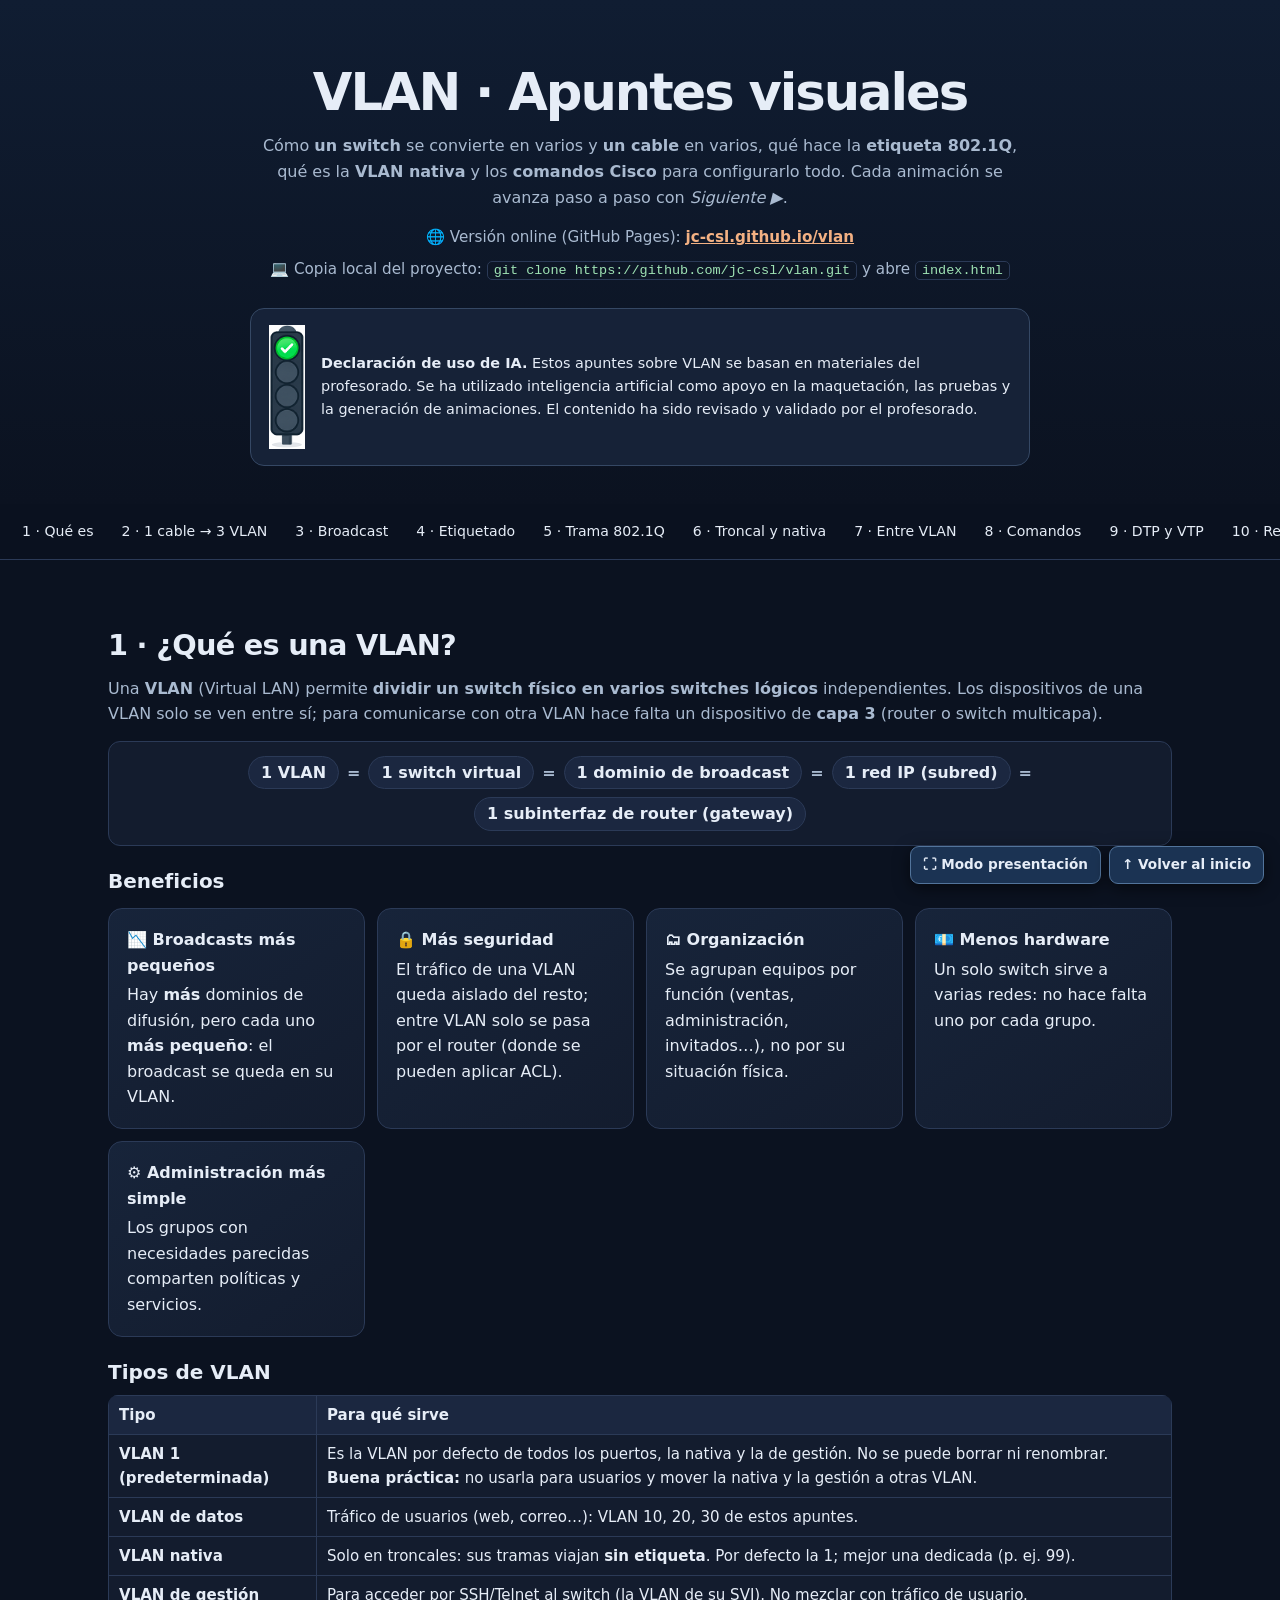
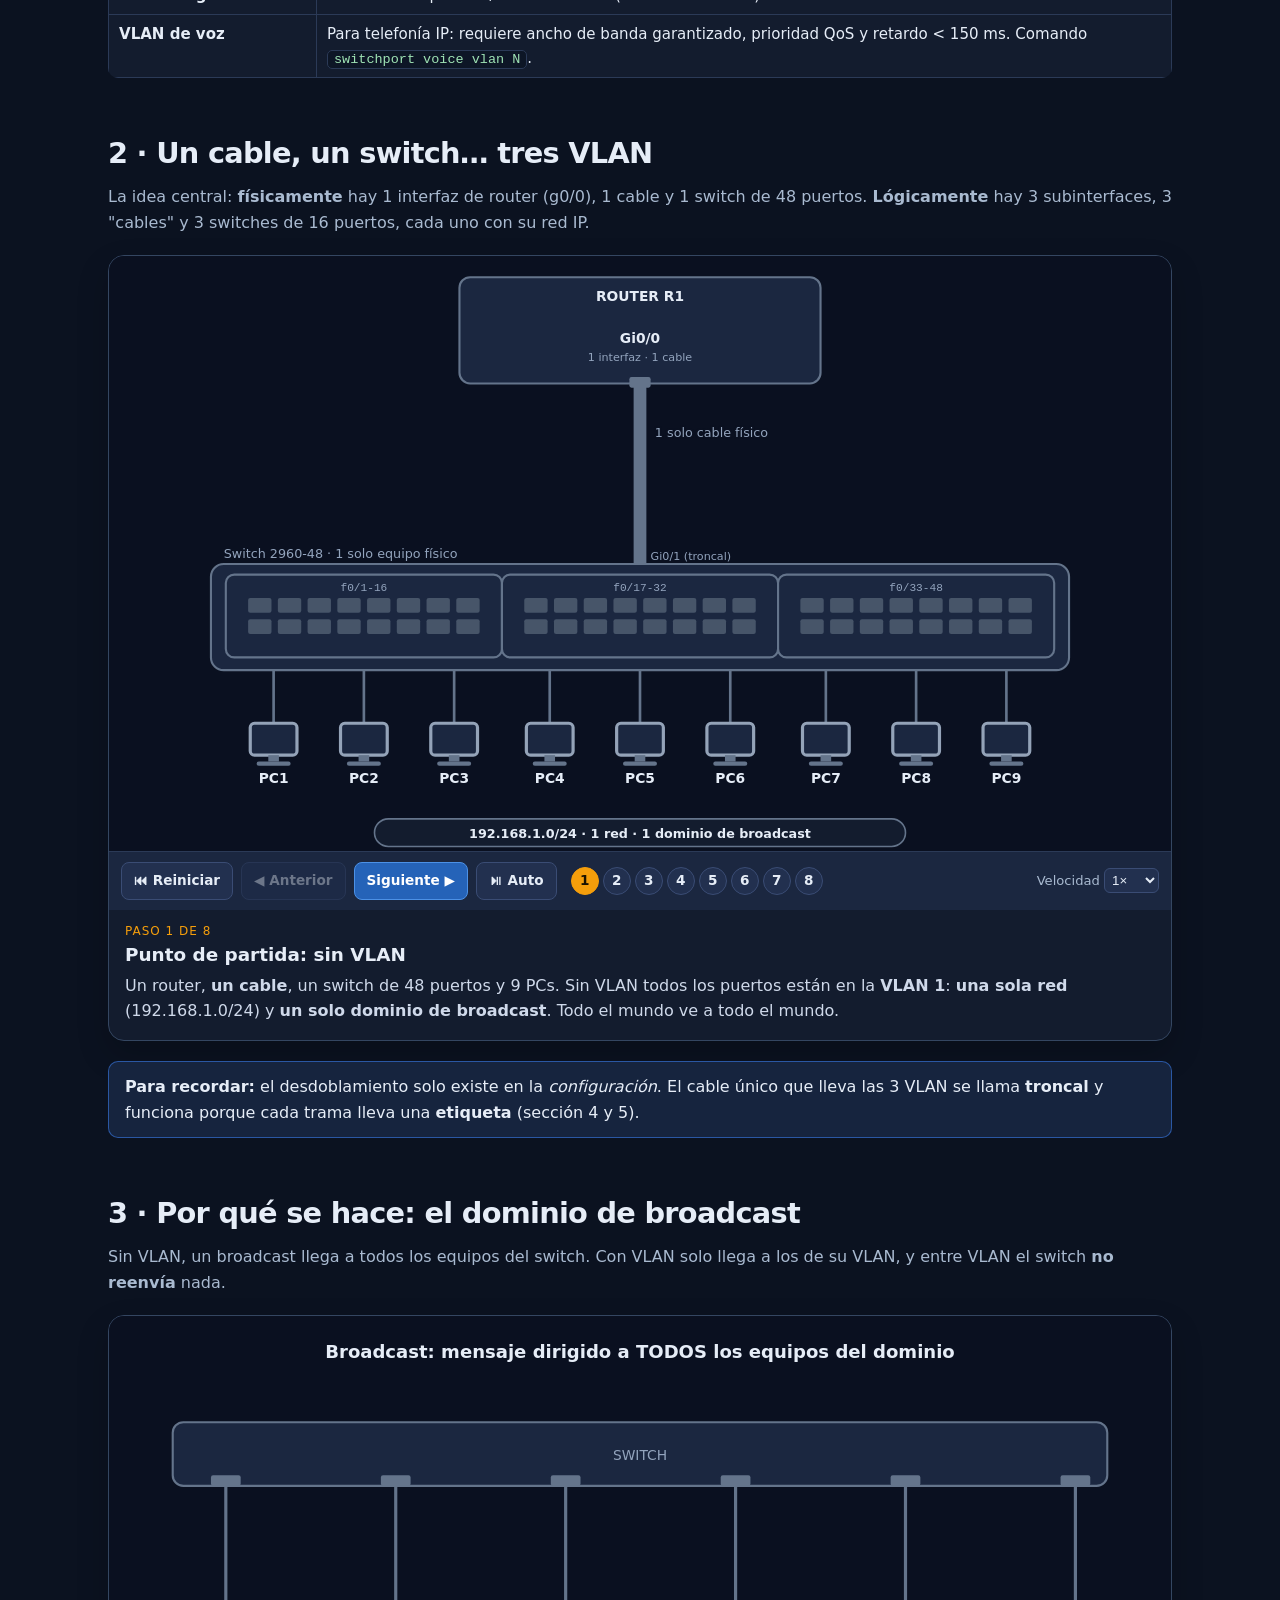
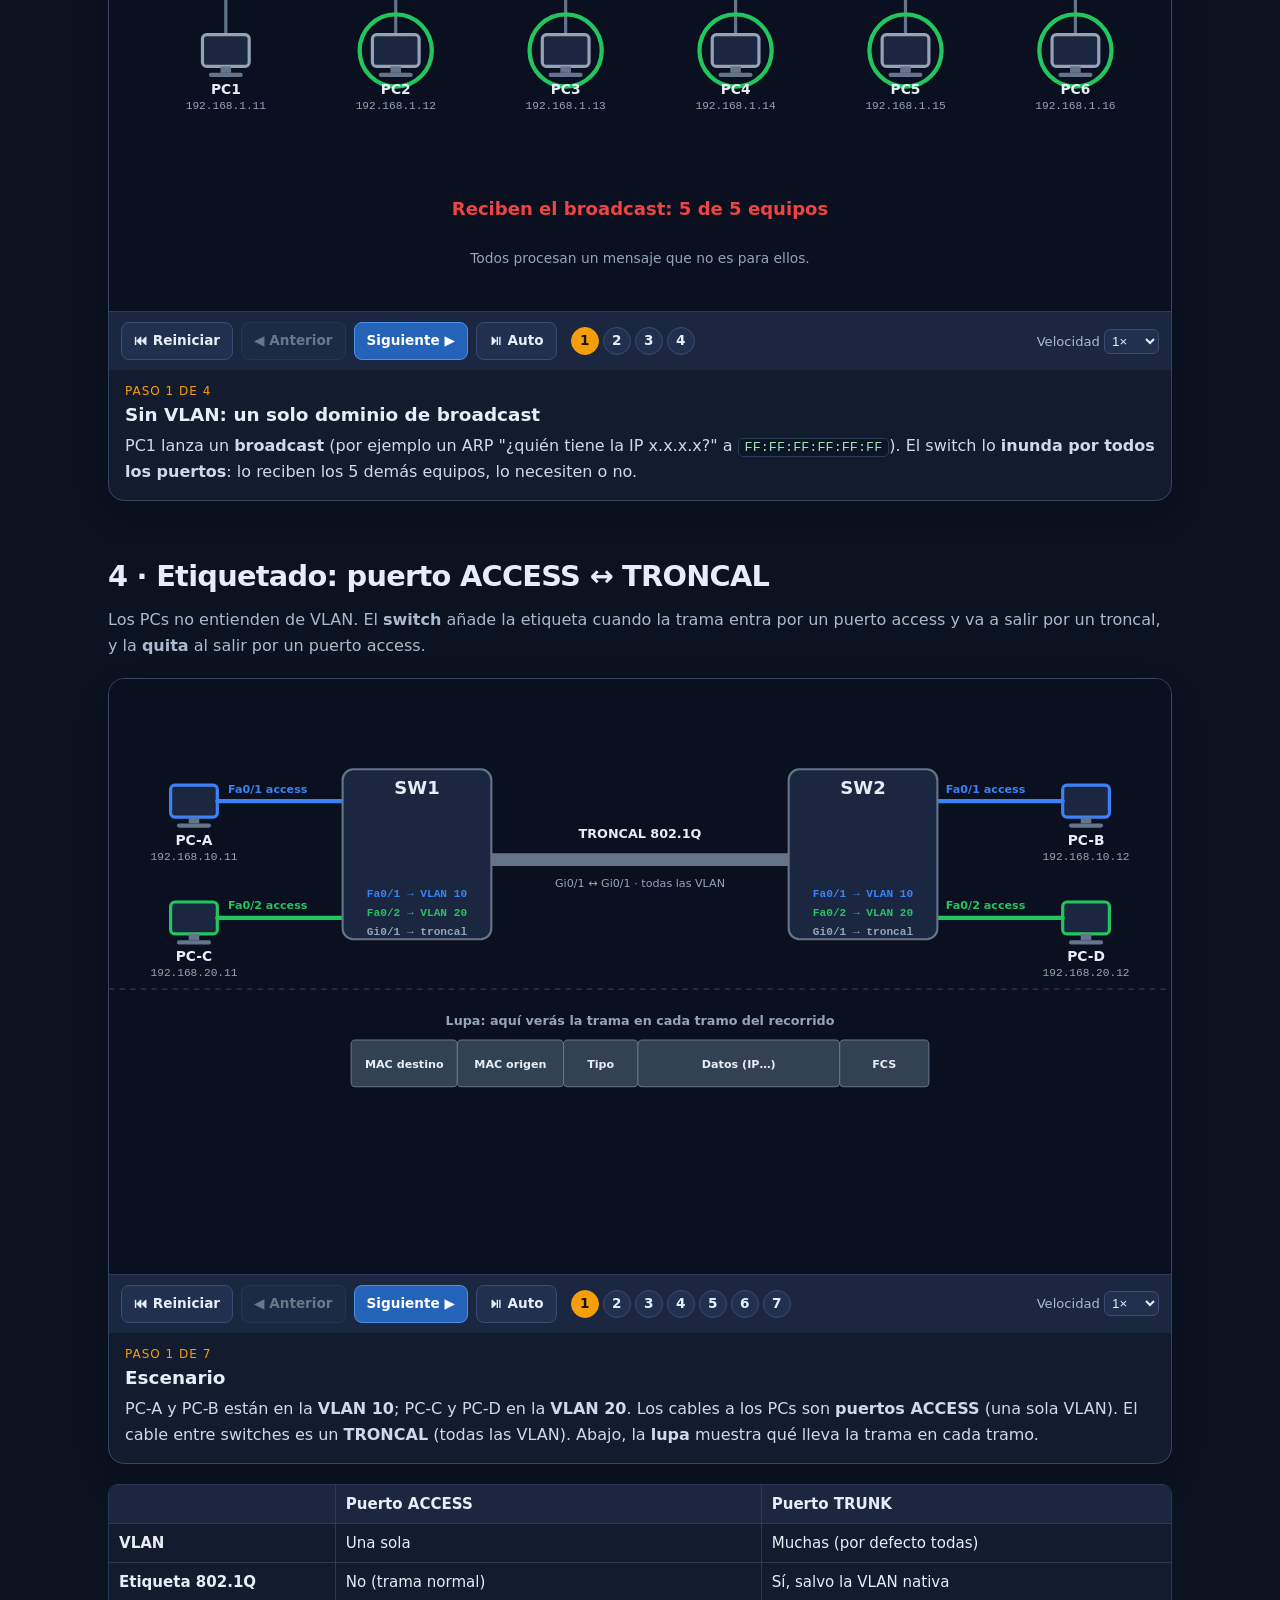
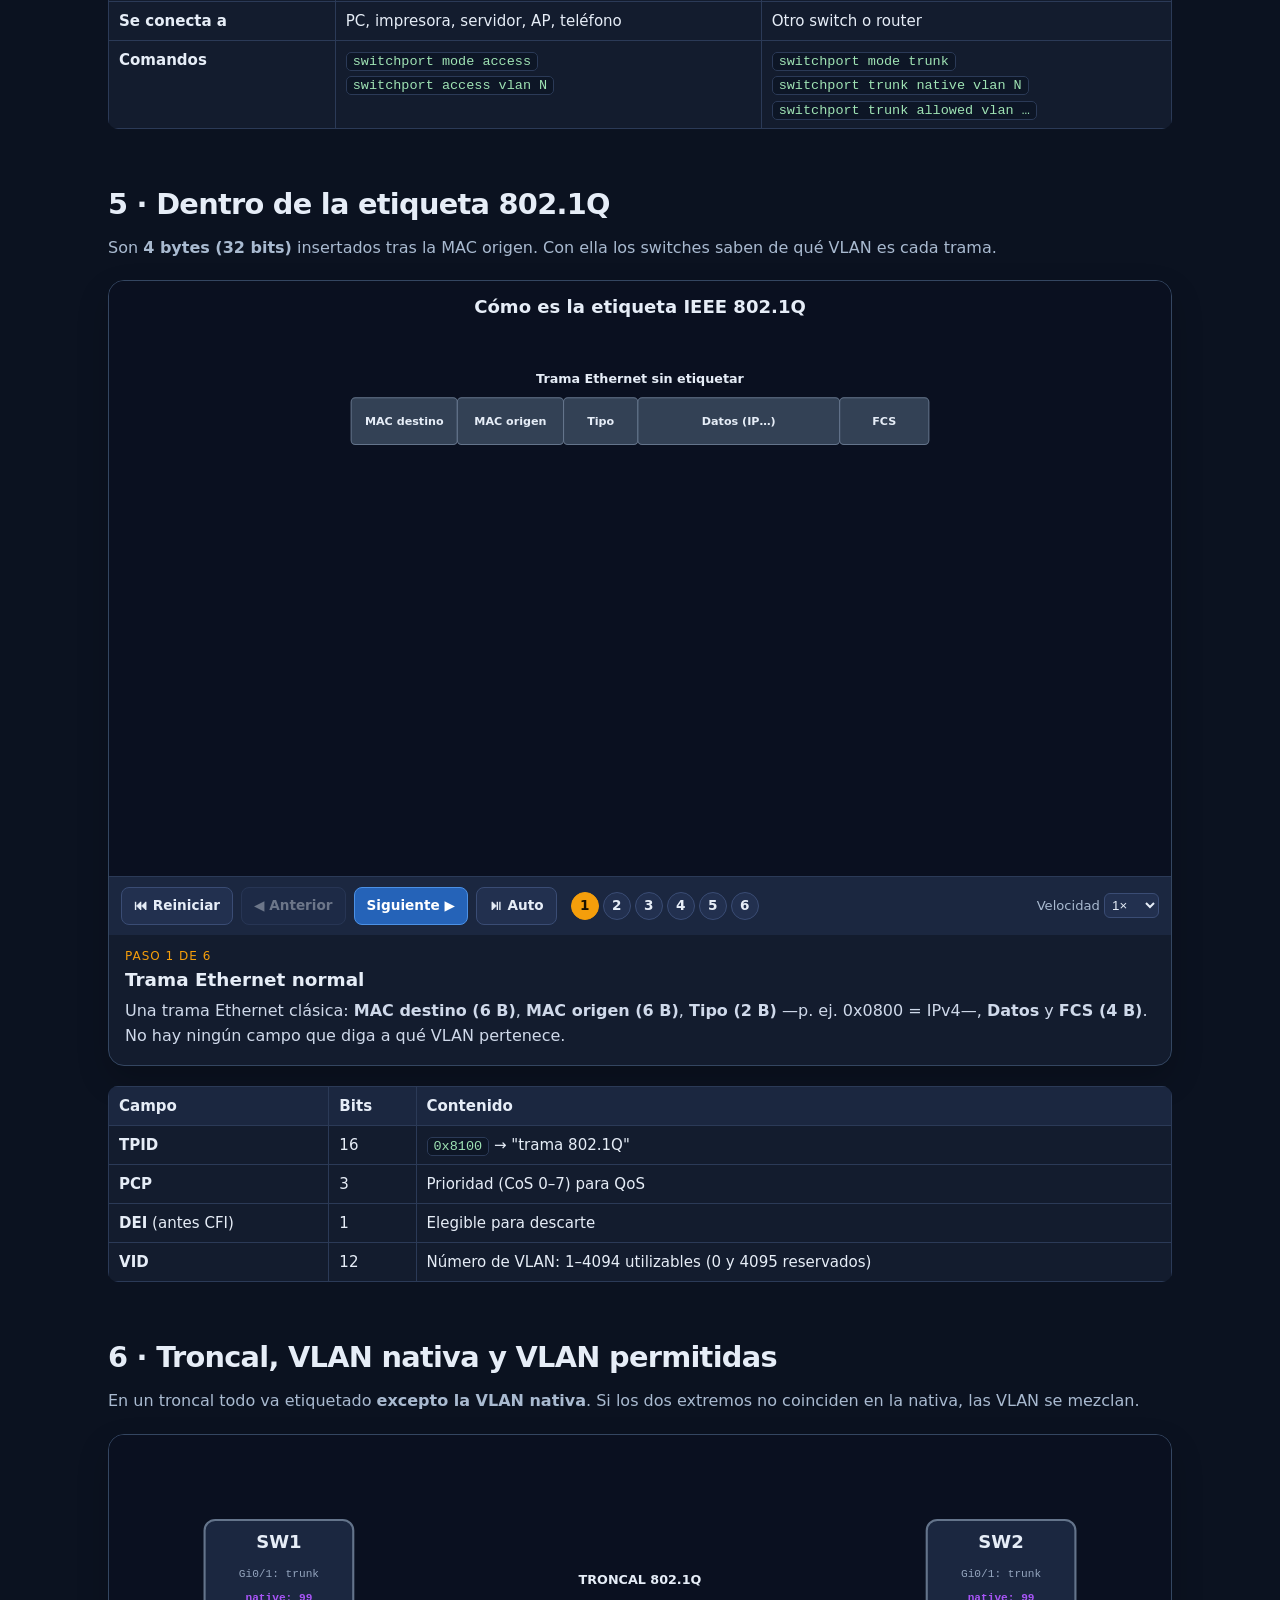
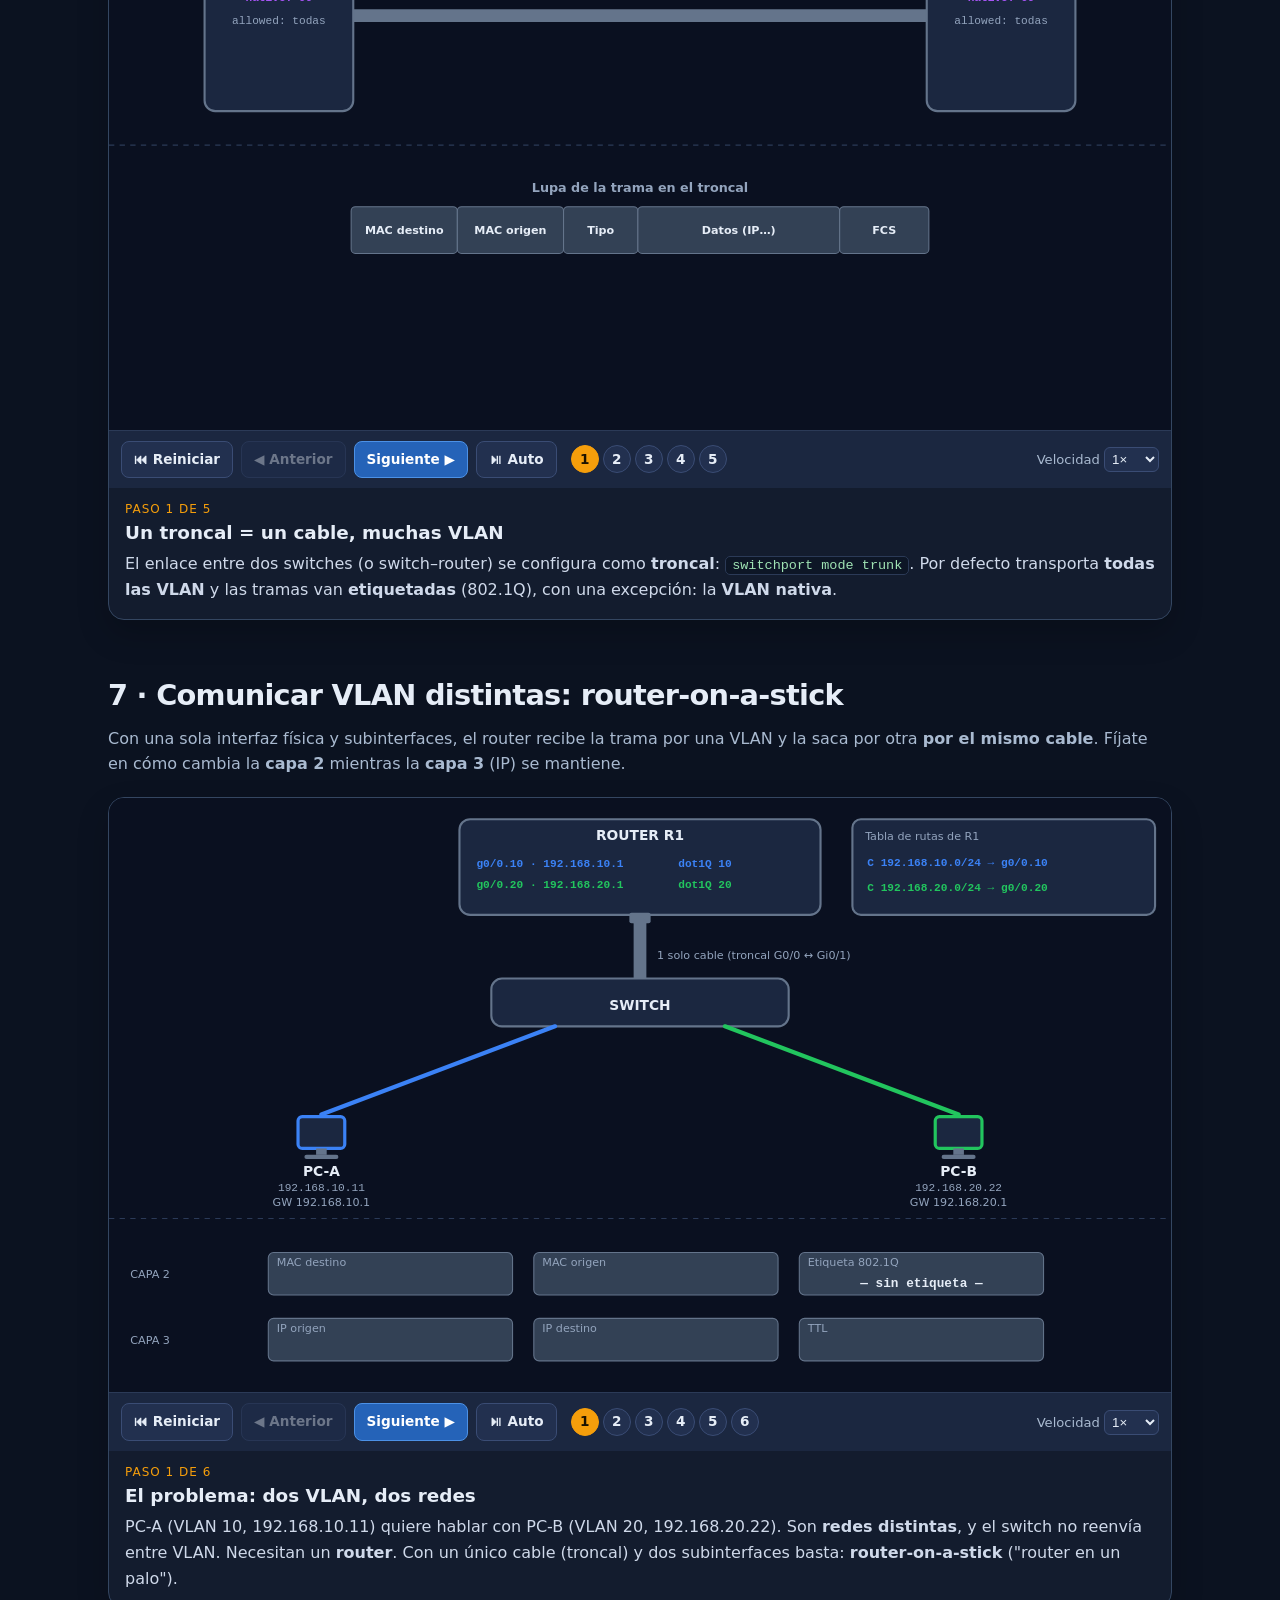
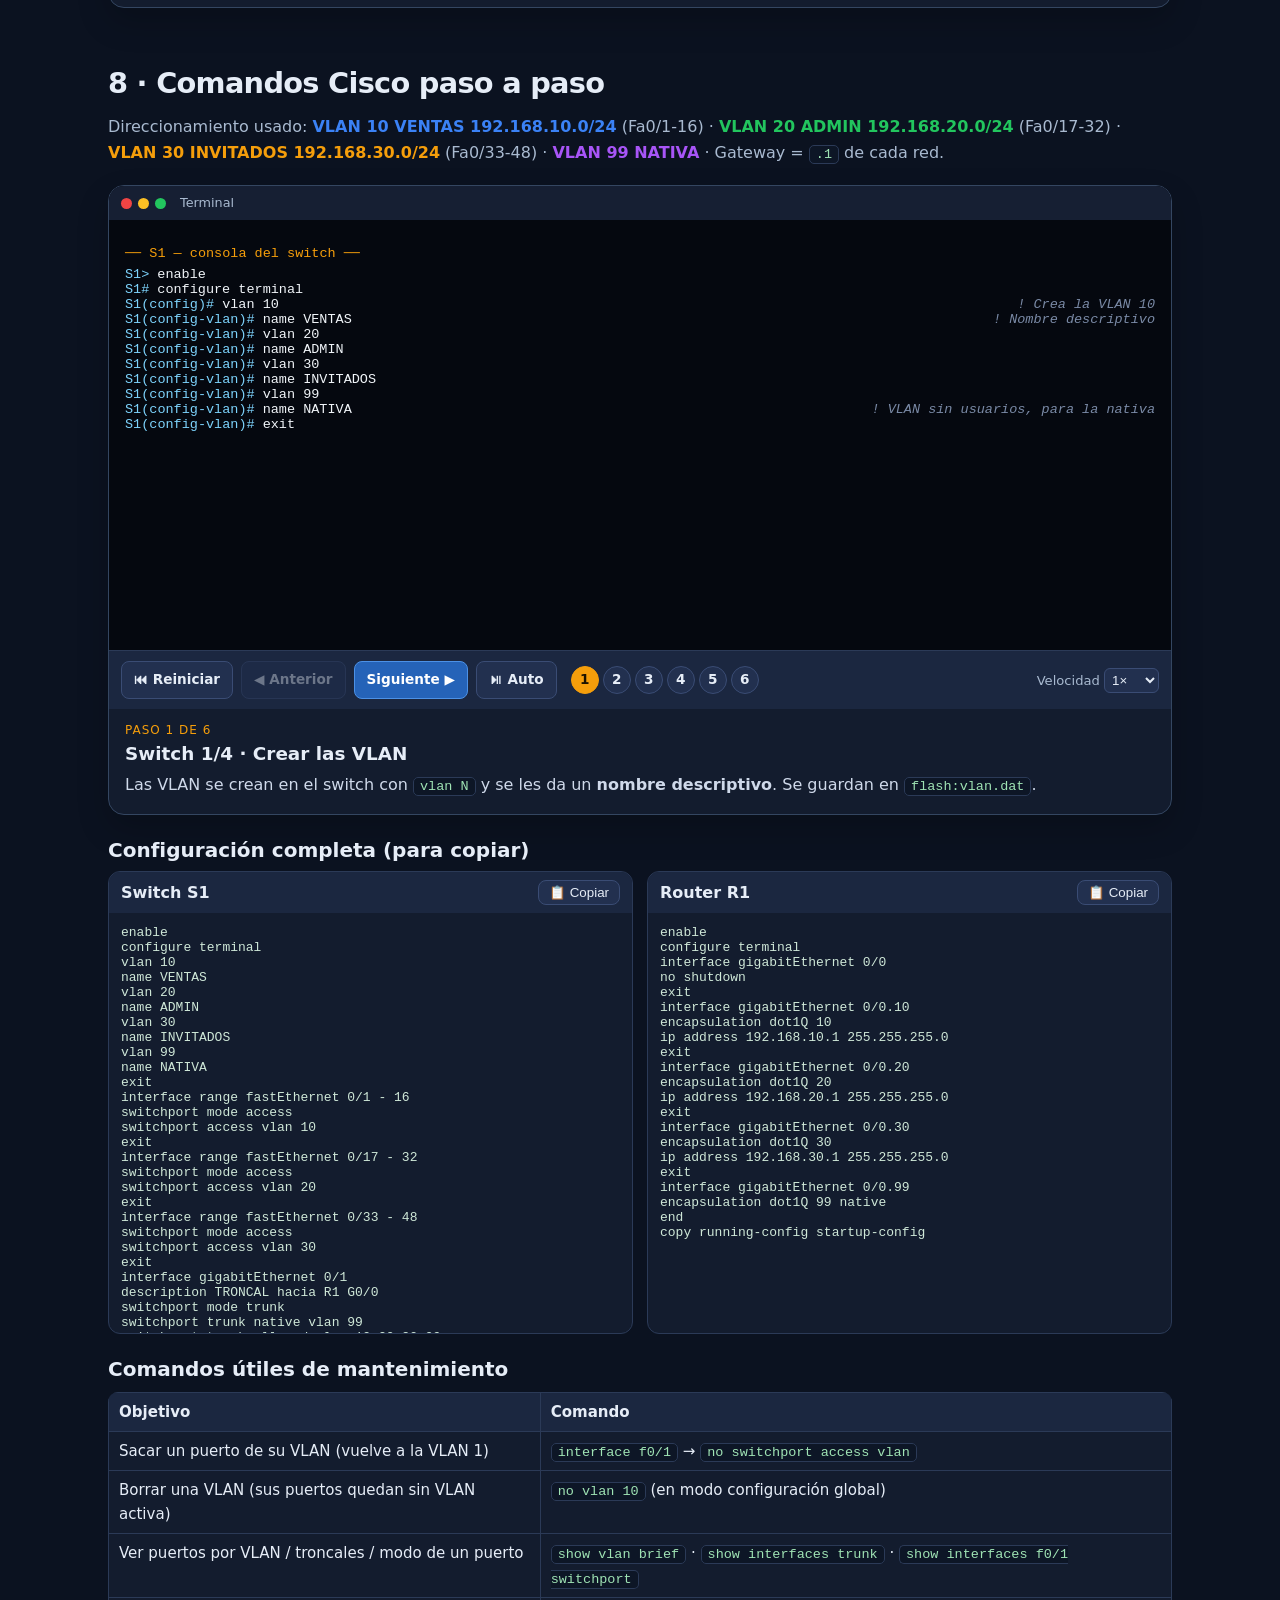
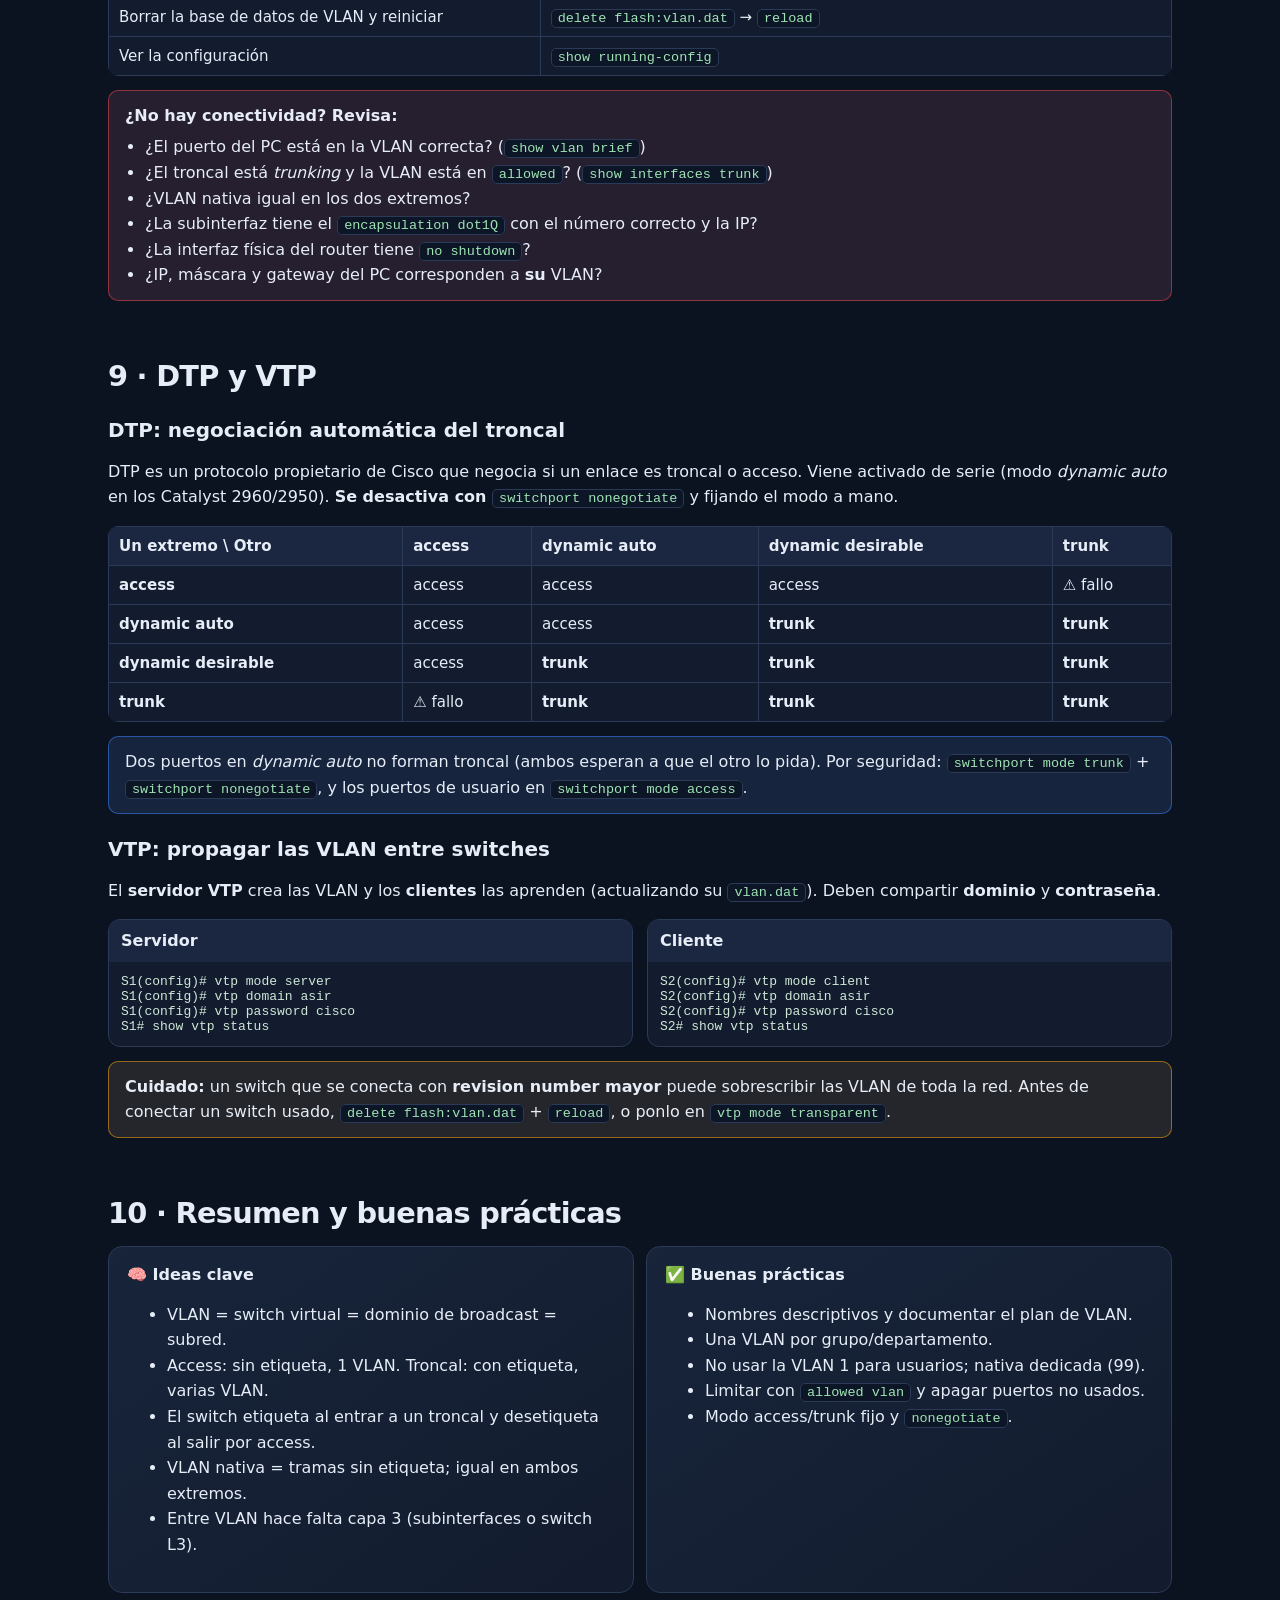
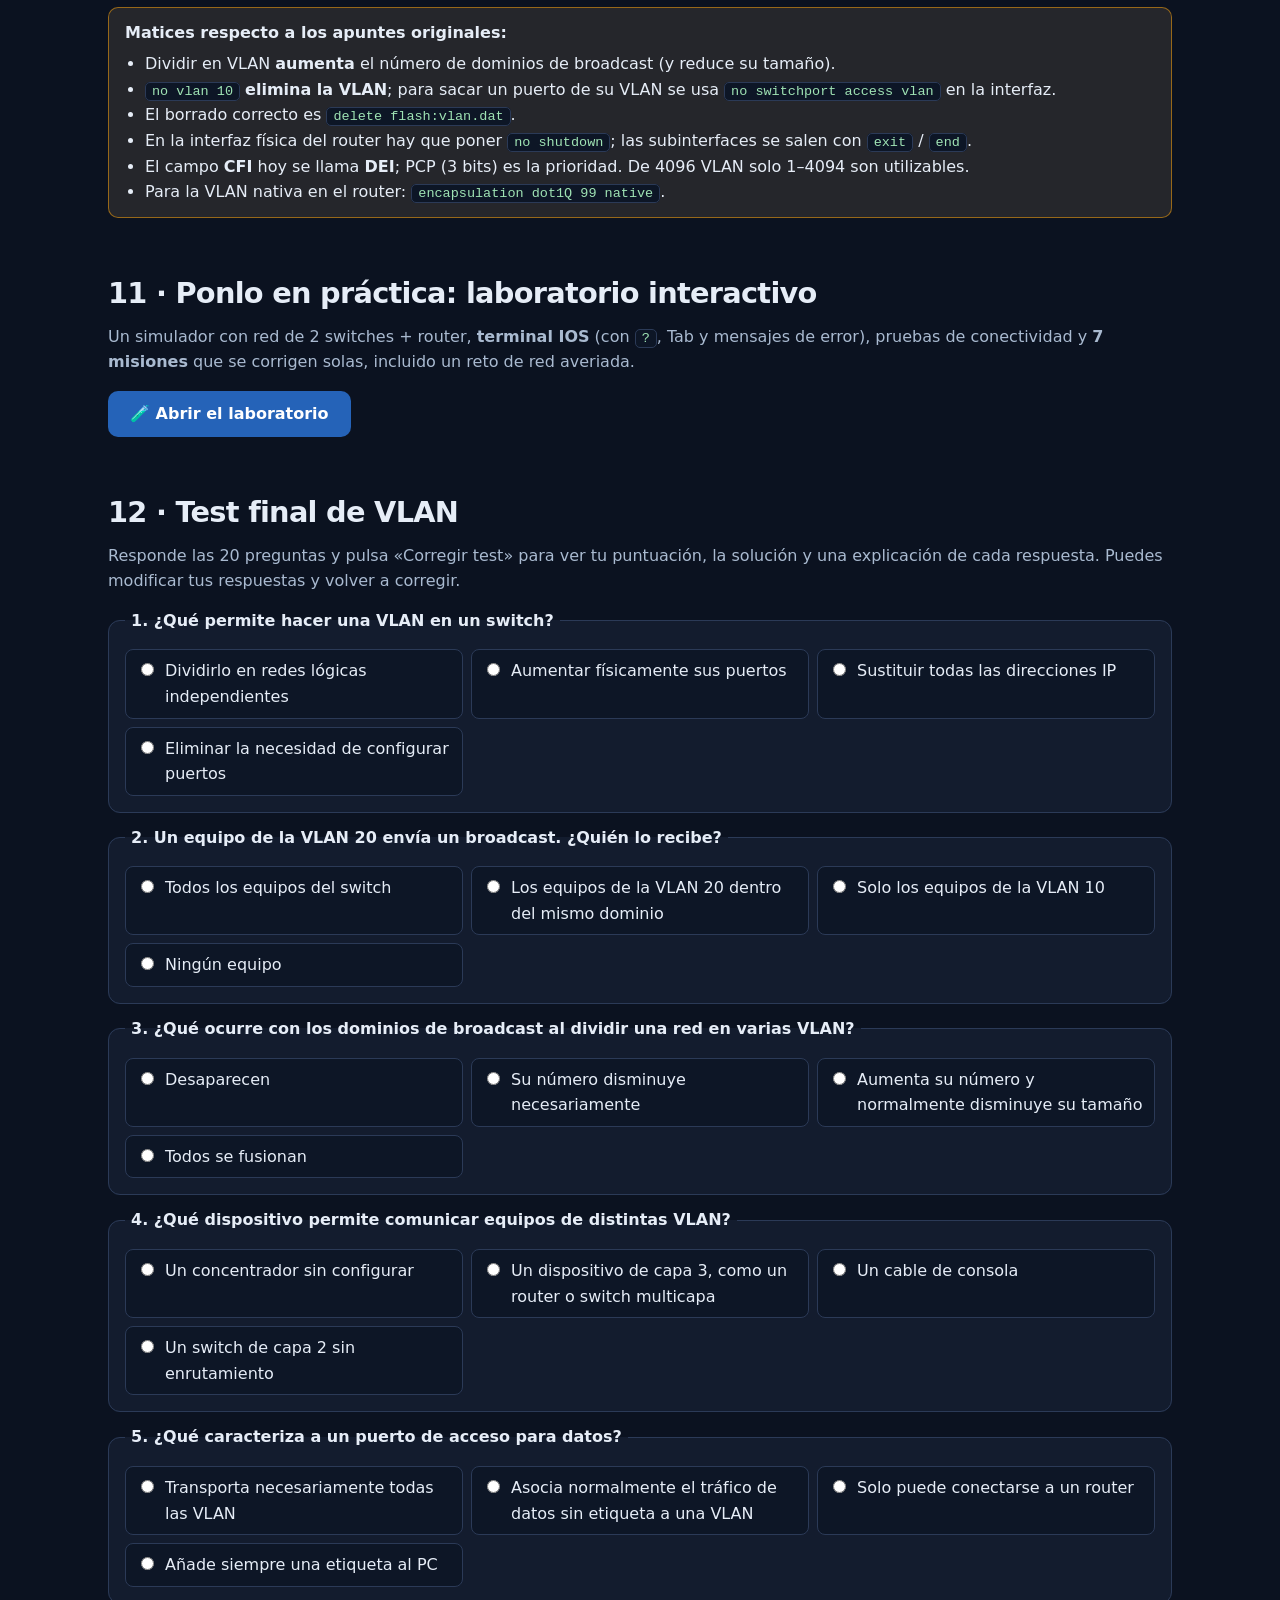
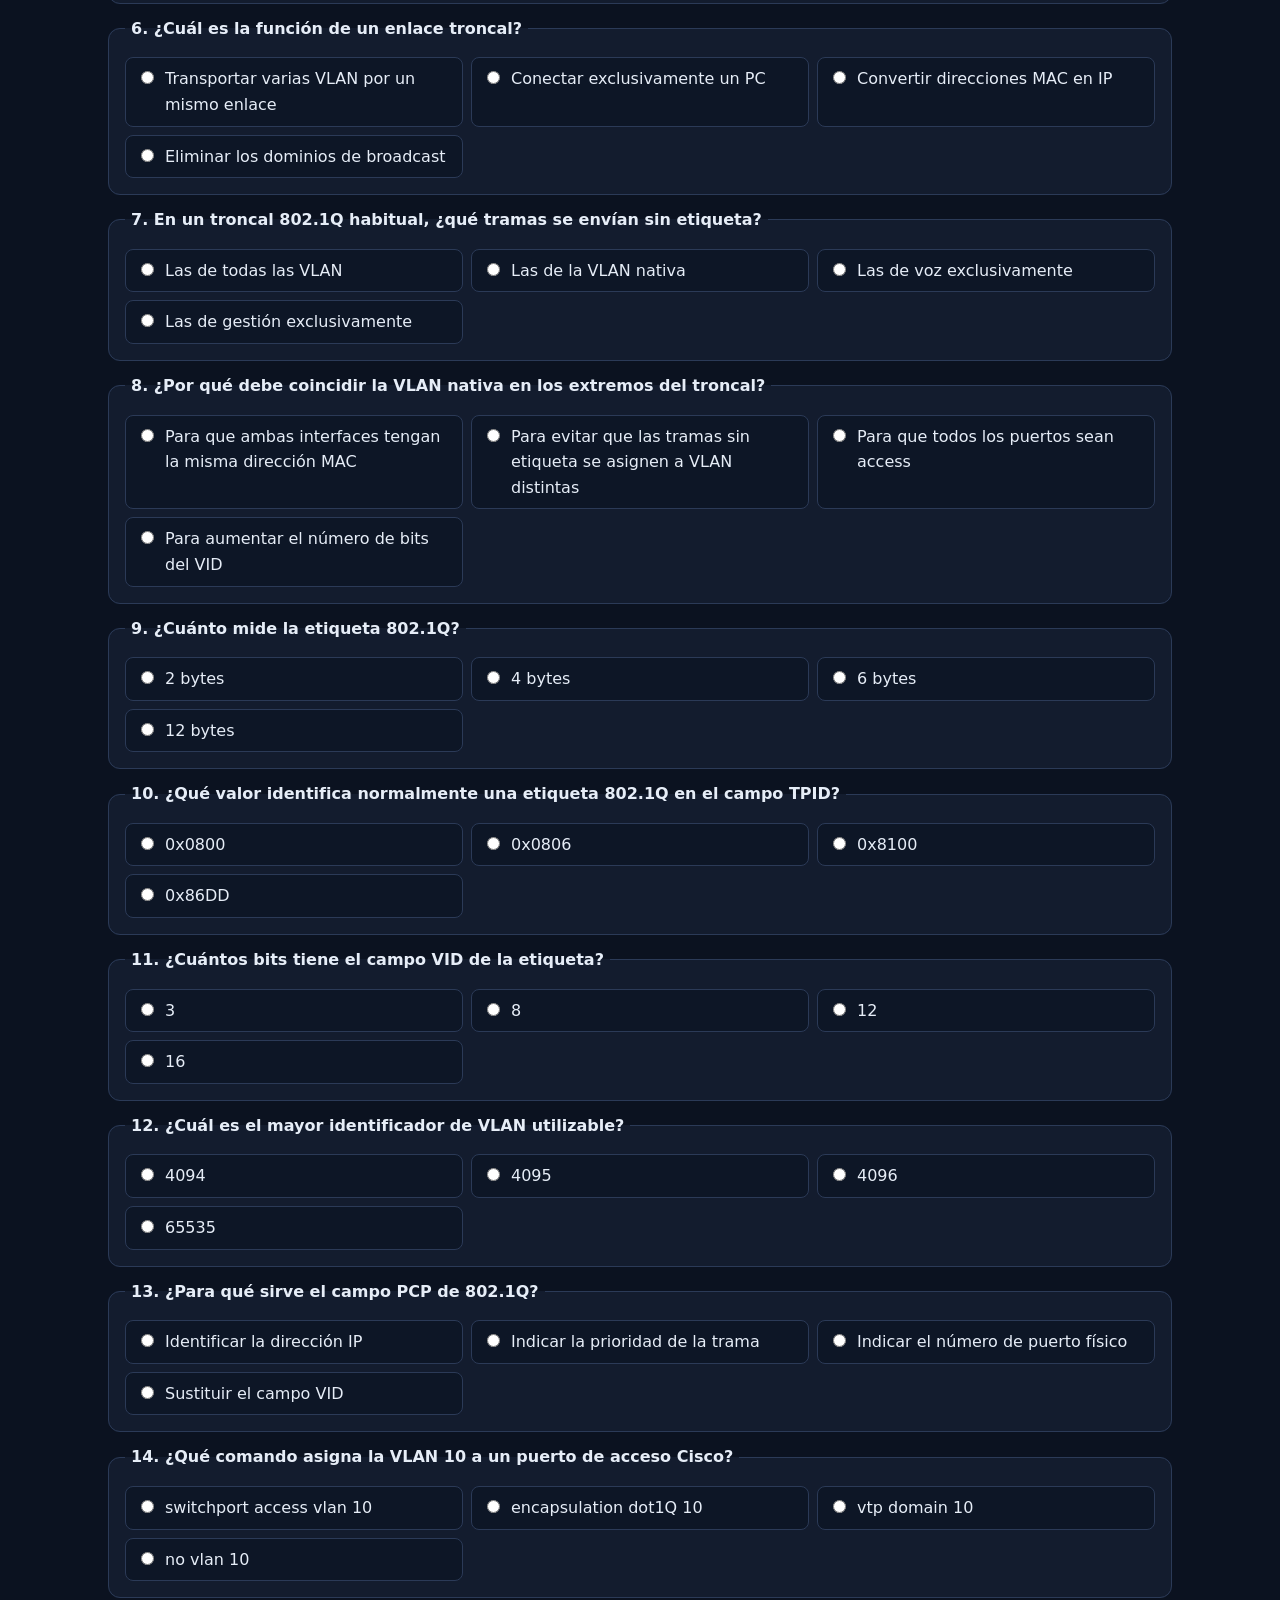
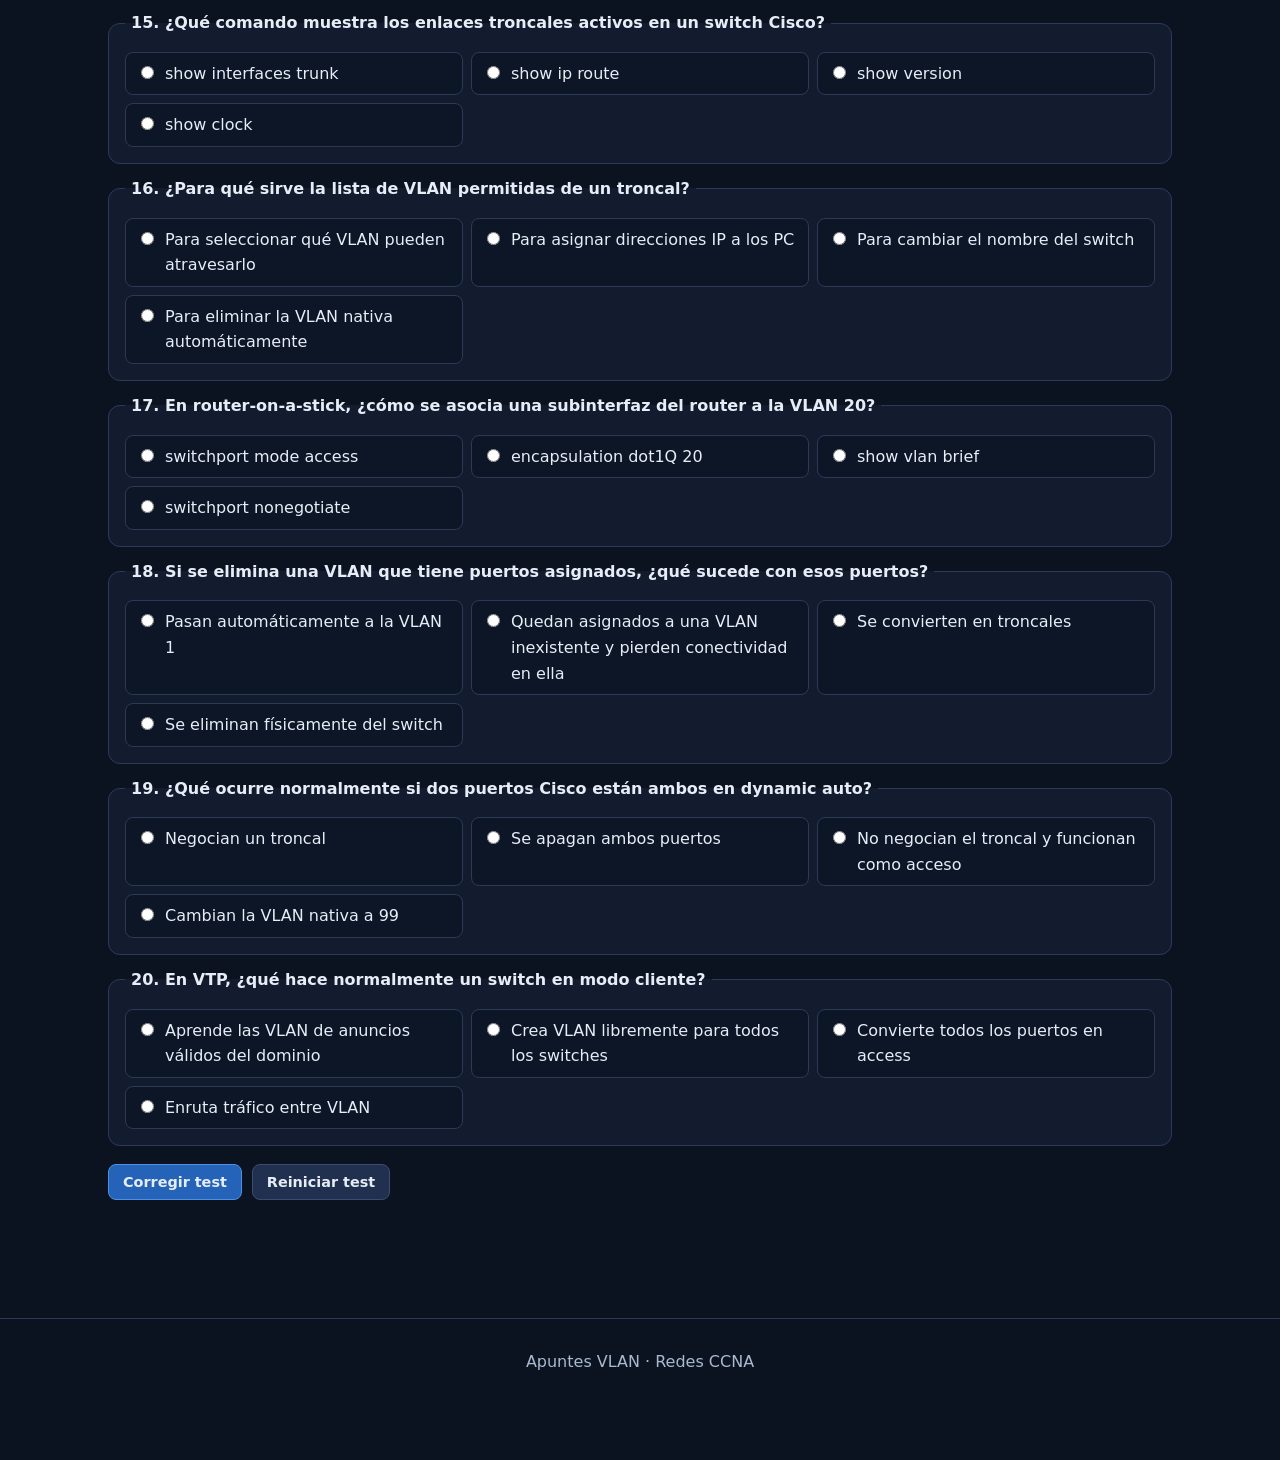
<file: index.html>
<!DOCTYPE html>
<html lang="es">
<head>
<meta charset="utf-8">
<meta name="viewport" content="width=device-width, initial-scale=1">
<title>VLAN · Apuntes visuales CCNA</title>
<link rel="stylesheet" href="style.css">
</head>
<body>
<header class="hero" id="inicio">
  <h1>VLAN · Apuntes visuales</h1>
  <p>Cómo <b>un switch</b> se convierte en varios y <b>un cable</b> en varios, qué hace la <b>etiqueta 802.1Q</b>, qué es la <b>VLAN nativa</b> y los <b>comandos Cisco</b> para configurarlo todo. Cada animación se avanza paso a paso con <i>Siguiente ▶</i>.</p>
  <p class="web-online" style="margin:1em auto 0;font-size:.95rem">🌐 Versión online (GitHub Pages): <a href="https://jc-csl.github.io/vlan/" style="color:#f3b183;font-weight:700">jc-csl.github.io/vlan</a></p>
  <p class="web-local" style="margin:.5em auto 0;font-size:.95rem;overflow-wrap:anywhere">💻 Copia local del proyecto: <code>git clone https://github.com/jc-csl/vlan.git</code> y abre <code>index.html</code></p>
  <div class="ai-declaration">
    <img src="semaforo-verde.png" alt="Semáforo verde">
    <p><b>Declaración de uso de IA.</b> Estos apuntes sobre VLAN se basan en materiales del profesorado. Se ha utilizado inteligencia artificial como apoyo en la maquetación, las pruebas y la generación de animaciones. El contenido ha sido revisado y validado por el profesorado.</p>
  </div>
</header>
<nav aria-label="Contenido de los apuntes">
  <a href="#que">1 · Qué es</a>
  <a href="#desdoble">2 · 1 cable → 3 VLAN</a>
  <a href="#broadcast">3 · Broadcast</a>
  <a href="#etiquetado">4 · Etiquetado</a>
  <a href="#trama">5 · Trama 802.1Q</a>
  <a href="#troncal">6 · Troncal y nativa</a>
  <a href="#router">7 · Entre VLAN</a>
  <a href="#comandos">8 · Comandos</a>
  <a href="#extras">9 · DTP y VTP</a>
  <a href="#resumen">10 · Resumen</a>
  <a href="laboratorio.html"><b>🧪 Laboratorio</b></a>
  <a href="#test">12 · Test final</a>
</nav>
<div class="presentation-tools" aria-label="Controles de presentación">
  <button type="button" id="presentation-toggle" aria-pressed="false">⛶ Modo presentación</button>
  <a href="#inicio">↑ Volver al inicio</a>
  <span id="presentation-status" role="status"></span>
</div>
<main>

<section id="que">
  <h2>1 · ¿Qué es una VLAN?</h2>
  <p class="lead">Una <b>VLAN</b> (Virtual LAN) permite <b>dividir un switch físico en varios switches lógicos</b> independientes. Los dispositivos de una VLAN solo se ven entre sí; para comunicarse con otra VLAN hace falta un dispositivo de <b>capa 3</b> (router o switch multicapa).</p>
  <div class="eq">
    <span class="pill">1 VLAN</span><span class="s">=</span><span class="pill">1 switch virtual</span><span class="s">=</span><span class="pill">1 dominio de broadcast</span><span class="s">=</span><span class="pill">1 red IP (subred)</span><span class="s">=</span><span class="pill">1 subinterfaz de router (gateway)</span>
  </div>
  <h3>Beneficios</h3>
  <div class="cards">
    <div class="card"><h4>📉 Broadcasts más pequeños</h4>Hay <b>más</b> dominios de difusión, pero cada uno <b>más pequeño</b>: el broadcast se queda en su VLAN.</div>
    <div class="card"><h4>🔒 Más seguridad</h4>El tráfico de una VLAN queda aislado del resto; entre VLAN solo se pasa por el router (donde se pueden aplicar ACL).</div>
    <div class="card"><h4>🗂 Organización</h4>Se agrupan equipos por función (ventas, administración, invitados…), no por su situación física.</div>
    <div class="card"><h4>💶 Menos hardware</h4>Un solo switch sirve a varias redes: no hace falta uno por cada grupo.</div>
    <div class="card"><h4>⚙ Administración más simple</h4>Los grupos con necesidades parecidas comparten políticas y servicios.</div>
  </div>
  <h3>Tipos de VLAN</h3>
  <table>
    <tr><th>Tipo</th><th>Para qué sirve</th></tr>
    <tr><td><b>VLAN 1 (predeterminada)</b></td><td>Es la VLAN por defecto de todos los puertos, la nativa y la de gestión. No se puede borrar ni renombrar. <b>Buena práctica:</b> no usarla para usuarios y mover la nativa y la gestión a otras VLAN.</td></tr>
    <tr><td><b>VLAN de datos</b></td><td>Tráfico de usuarios (web, correo…): VLAN 10, 20, 30 de estos apuntes.</td></tr>
    <tr><td><b>VLAN nativa</b></td><td>Solo en troncales: sus tramas viajan <b>sin etiqueta</b>. Por defecto la 1; mejor una dedicada (p. ej. 99).</td></tr>
    <tr><td><b>VLAN de gestión</b></td><td>Para acceder por SSH/Telnet al switch (la VLAN de su SVI). No mezclar con tráfico de usuario.</td></tr>
    <tr><td><b>VLAN de voz</b></td><td>Para telefonía IP: requiere ancho de banda garantizado, prioridad QoS y retardo &lt; 150 ms. Comando <code>switchport voice vlan N</code>.</td></tr>
  </table>
</section>

<section id="desdoble">
  <h2>2 · Un cable, un switch… tres VLAN</h2>
  <p class="lead">La idea central: <b>físicamente</b> hay 1 interfaz de router (g0/0), 1 cable y 1 switch de 48 puertos. <b>Lógicamente</b> hay 3 subinterfaces, 3 "cables" y 3 switches de 16 puertos, cada uno con su red IP.</p>
  <div data-scene="concept"></div>
  <div class="box info"><b>Para recordar:</b> el desdoblamiento solo existe en la <i>configuración</i>. El cable único que lleva las 3 VLAN se llama <b>troncal</b> y funciona porque cada trama lleva una <b>etiqueta</b> (sección 4 y 5).</div>
</section>

<section id="broadcast">
  <h2>3 · Por qué se hace: el dominio de broadcast</h2>
  <p class="lead">Sin VLAN, un broadcast llega a todos los equipos del switch. Con VLAN solo llega a los de su VLAN, y entre VLAN el switch <b>no reenvía</b> nada.</p>
  <div data-scene="broadcast"></div>
</section>

<section id="etiquetado">
  <h2>4 · Etiquetado: puerto ACCESS ↔ TRONCAL</h2>
  <p class="lead">Los PCs no entienden de VLAN. El <b>switch</b> añade la etiqueta cuando la trama entra por un puerto access y va a salir por un troncal, y la <b>quita</b> al salir por un puerto access.</p>
  <div data-scene="tagging"></div>
  <table>
    <tr><th></th><th>Puerto ACCESS</th><th>Puerto TRUNK</th></tr>
    <tr><td><b>VLAN</b></td><td>Una sola</td><td>Muchas (por defecto todas)</td></tr>
    <tr><td><b>Etiqueta 802.1Q</b></td><td>No (trama normal)</td><td>Sí, salvo la VLAN nativa</td></tr>
    <tr><td><b>Se conecta a</b></td><td>PC, impresora, servidor, AP, teléfono</td><td>Otro switch o router</td></tr>
    <tr><td><b>Comandos</b></td><td><code>switchport mode access</code><br><code>switchport access vlan N</code></td><td><code>switchport mode trunk</code><br><code>switchport trunk native vlan N</code><br><code>switchport trunk allowed vlan …</code></td></tr>
  </table>
</section>

<section id="trama">
  <h2>5 · Dentro de la etiqueta 802.1Q</h2>
  <p class="lead">Son <b>4 bytes (32 bits)</b> insertados tras la MAC origen. Con ella los switches saben de qué VLAN es cada trama.</p>
  <div data-scene="dot1q"></div>
  <table>
    <tr><th>Campo</th><th>Bits</th><th>Contenido</th></tr>
    <tr><td><b>TPID</b></td><td>16</td><td><code>0x8100</code> → "trama 802.1Q"</td></tr>
    <tr><td><b>PCP</b></td><td>3</td><td>Prioridad (CoS 0–7) para QoS</td></tr>
    <tr><td><b>DEI</b> (antes CFI)</td><td>1</td><td>Elegible para descarte</td></tr>
    <tr><td><b>VID</b></td><td>12</td><td>Número de VLAN: 1–4094 utilizables (0 y 4095 reservados)</td></tr>
  </table>
</section>

<section id="troncal">
  <h2>6 · Troncal, VLAN nativa y VLAN permitidas</h2>
  <p class="lead">En un troncal todo va etiquetado <b>excepto la VLAN nativa</b>. Si los dos extremos no coinciden en la nativa, las VLAN se mezclan.</p>
  <div data-scene="trunk"></div>
</section>

<section id="router">
  <h2>7 · Comunicar VLAN distintas: router-on-a-stick</h2>
  <p class="lead">Con una sola interfaz física y subinterfaces, el router recibe la trama por una VLAN y la saca por otra <b>por el mismo cable</b>. Fíjate en cómo cambia la <b>capa 2</b> mientras la <b>capa 3</b> (IP) se mantiene.</p>
  <div data-scene="rtr"></div>
</section>

<section id="comandos">
  <h2>8 · Comandos Cisco paso a paso</h2>
  <p class="lead">Direccionamiento usado: <b class="b10">VLAN 10 VENTAS 192.168.10.0/24</b> (Fa0/1-16) · <b class="b20">VLAN 20 ADMIN 192.168.20.0/24</b> (Fa0/17-32) · <b class="b30">VLAN 30 INVITADOS 192.168.30.0/24</b> (Fa0/33-48) · <b class="b99">VLAN 99 NATIVA</b> · Gateway = <code>.1</code> de cada red.</p>
  <div data-scene="cmds"></div>
  <h3>Configuración completa (para copiar)</h3>
  <div class="cfgs"><div class="cfg" id="cfg-sw"></div><div class="cfg" id="cfg-rt"></div></div>
  <h3>Comandos útiles de mantenimiento</h3>
  <table>
    <tr><th>Objetivo</th><th>Comando</th></tr>
    <tr><td>Sacar un puerto de su VLAN (vuelve a la VLAN 1)</td><td><code>interface f0/1</code> → <code>no switchport access vlan</code></td></tr>
    <tr><td>Borrar una VLAN (sus puertos quedan sin VLAN activa)</td><td><code>no vlan 10</code> (en modo configuración global)</td></tr>
    <tr><td>Ver puertos por VLAN / troncales / modo de un puerto</td><td><code>show vlan brief</code> · <code>show interfaces trunk</code> · <code>show interfaces f0/1 switchport</code></td></tr>
    <tr><td>Borrar la base de datos de VLAN y reiniciar</td><td><code>delete flash:vlan.dat</code> → <code>reload</code></td></tr>
    <tr><td>Ver la configuración</td><td><code>show running-config</code></td></tr>
  </table>
  <div class="box bad"><b>¿No hay conectividad? Revisa:</b>
    <ul>
      <li>¿El puerto del PC está en la VLAN correcta? (<code>show vlan brief</code>)</li>
      <li>¿El troncal está <i>trunking</i> y la VLAN está en <code>allowed</code>? (<code>show interfaces trunk</code>)</li>
      <li>¿VLAN nativa igual en los dos extremos?</li>
      <li>¿La subinterfaz tiene el <code>encapsulation dot1Q</code> con el número correcto y la IP?</li>
      <li>¿La interfaz física del router tiene <code>no shutdown</code>?</li>
      <li>¿IP, máscara y gateway del PC corresponden a <b>su</b> VLAN?</li>
    </ul>
  </div>
</section>

<section id="extras">
  <h2>9 · DTP y VTP</h2>
  <h3>DTP: negociación automática del troncal</h3>
  <p>DTP es un protocolo propietario de Cisco que negocia si un enlace es troncal o acceso. Viene activado de serie (modo <i>dynamic auto</i> en los Catalyst 2960/2950). <b>Se desactiva con <code>switchport nonegotiate</code></b> y fijando el modo a mano.</p>
  <table>
    <tr><th>Un extremo \ Otro</th><th>access</th><th>dynamic auto</th><th>dynamic desirable</th><th>trunk</th></tr>
    <tr><td><b>access</b></td><td>access</td><td>access</td><td>access</td><td>⚠ fallo</td></tr>
    <tr><td><b>dynamic auto</b></td><td>access</td><td>access</td><td><b>trunk</b></td><td><b>trunk</b></td></tr>
    <tr><td><b>dynamic desirable</b></td><td>access</td><td><b>trunk</b></td><td><b>trunk</b></td><td><b>trunk</b></td></tr>
    <tr><td><b>trunk</b></td><td>⚠ fallo</td><td><b>trunk</b></td><td><b>trunk</b></td><td><b>trunk</b></td></tr>
  </table>
  <div class="box info">Dos puertos en <i>dynamic auto</i> no forman troncal (ambos esperan a que el otro lo pida). Por seguridad: <code>switchport mode trunk</code> + <code>switchport nonegotiate</code>, y los puertos de usuario en <code>switchport mode access</code>.</div>
  <h3>VTP: propagar las VLAN entre switches</h3>
  <p>El <b>servidor VTP</b> crea las VLAN y los <b>clientes</b> las aprenden (actualizando su <code>vlan.dat</code>). Deben compartir <b>dominio</b> y <b>contraseña</b>.</p>
  <div class="cfgs">
    <div class="cfg"><div class="cfghead"><b>Servidor</b></div><pre>S1(config)# vtp mode server
S1(config)# vtp domain asir
S1(config)# vtp password cisco
S1# show vtp status</pre></div>
    <div class="cfg"><div class="cfghead"><b>Cliente</b></div><pre>S2(config)# vtp mode client
S2(config)# vtp domain asir
S2(config)# vtp password cisco
S2# show vtp status</pre></div>
  </div>
  <div class="box"><b>Cuidado:</b> un switch que se conecta con <b>revision number mayor</b> puede sobrescribir las VLAN de toda la red. Antes de conectar un switch usado, <code>delete flash:vlan.dat</code> + <code>reload</code>, o ponlo en <code>vtp mode transparent</code>.</div>
</section>

<section id="resumen">
  <h2>10 · Resumen y buenas prácticas</h2>
  <div class="cards">
    <div class="card"><h3>🧠 Ideas clave</h3><ul>
      <li>VLAN = switch virtual = dominio de broadcast = subred.</li>
      <li>Access: sin etiqueta, 1 VLAN. Troncal: con etiqueta, varias VLAN.</li>
      <li>El switch etiqueta al entrar a un troncal y desetiqueta al salir por access.</li>
      <li>VLAN nativa = tramas sin etiqueta; igual en ambos extremos.</li>
      <li>Entre VLAN hace falta capa 3 (subinterfaces o switch L3).</li>
    </ul></div>
    <div class="card"><h3>✅ Buenas prácticas</h3><ul>
      <li>Nombres descriptivos y documentar el plan de VLAN.</li>
      <li>Una VLAN por grupo/departamento.</li>
      <li>No usar la VLAN 1 para usuarios; nativa dedicada (99).</li>
      <li>Limitar con <code>allowed vlan</code> y apagar puertos no usados.</li>
      <li>Modo access/trunk fijo y <code>nonegotiate</code>.</li>
    </ul></div>
  </div>
  <div class="box"><b>Matices respecto a los apuntes originales:</b>
    <ul>
      <li>Dividir en VLAN <b>aumenta</b> el número de dominios de broadcast (y reduce su tamaño).</li>
      <li><code>no vlan 10</code> <b>elimina la VLAN</b>; para sacar un puerto de su VLAN se usa <code>no switchport access vlan</code> en la interfaz.</li>
      <li>El borrado correcto es <code>delete flash:vlan.dat</code>.</li>
      <li>En la interfaz física del router hay que poner <code>no shutdown</code>; las subinterfaces se salen con <code>exit</code> / <code>end</code>.</li>
      <li>El campo <b>CFI</b> hoy se llama <b>DEI</b>; PCP (3 bits) es la prioridad. De 4096 VLAN solo 1–4094 son utilizables.</li>
      <li>Para la VLAN nativa en el router: <code>encapsulation dot1Q 99 native</code>.</li>
    </ul>
  </div>
</section>

<section id="lab">
  <h2>11 · Ponlo en práctica: laboratorio interactivo</h2>
  <p class="lead">Un simulador con red de 2 switches + router, <b>terminal IOS</b> (con <code>?</code>, Tab y mensajes de error), pruebas de conectividad y <b>7 misiones</b> que se corrigen solas, incluido un reto de red averiada.</p>
  <p><a href="laboratorio.html" style="display:inline-block;background:#2563b8;color:#fff;padding:10px 22px;border-radius:10px;font-weight:700;text-decoration:none">🧪 Abrir el laboratorio</a></p>
</section>
<section id="test">
  <h2>12 · Test final de VLAN</h2>
  <p class="lead">Responde las 20 preguntas y pulsa «Corregir test» para ver tu puntuación, la solución y una explicación de cada respuesta. Puedes modificar tus respuestas y volver a corregir.</p>
  <form id="quiz-form">
    <div id="quiz-questions"></div>
    <div class="quiz-actions">
      <button type="submit">Corregir test</button>
      <button type="reset">Reiniciar test</button>
      <output id="quiz-score" aria-live="polite"></output>
    </div>
  </form>
</section>
</main>
<footer>Apuntes VLAN · Redes CCNA</footer>
<script src="engine.js"></script>
<script src="scenes1.js"></script>
<script src="scenes2.js"></script>
<script src="scenes3.js"></script>
<script src="presentation.js"></script>
<script src="quiz.js"></script>
</body>
</html>
</file>
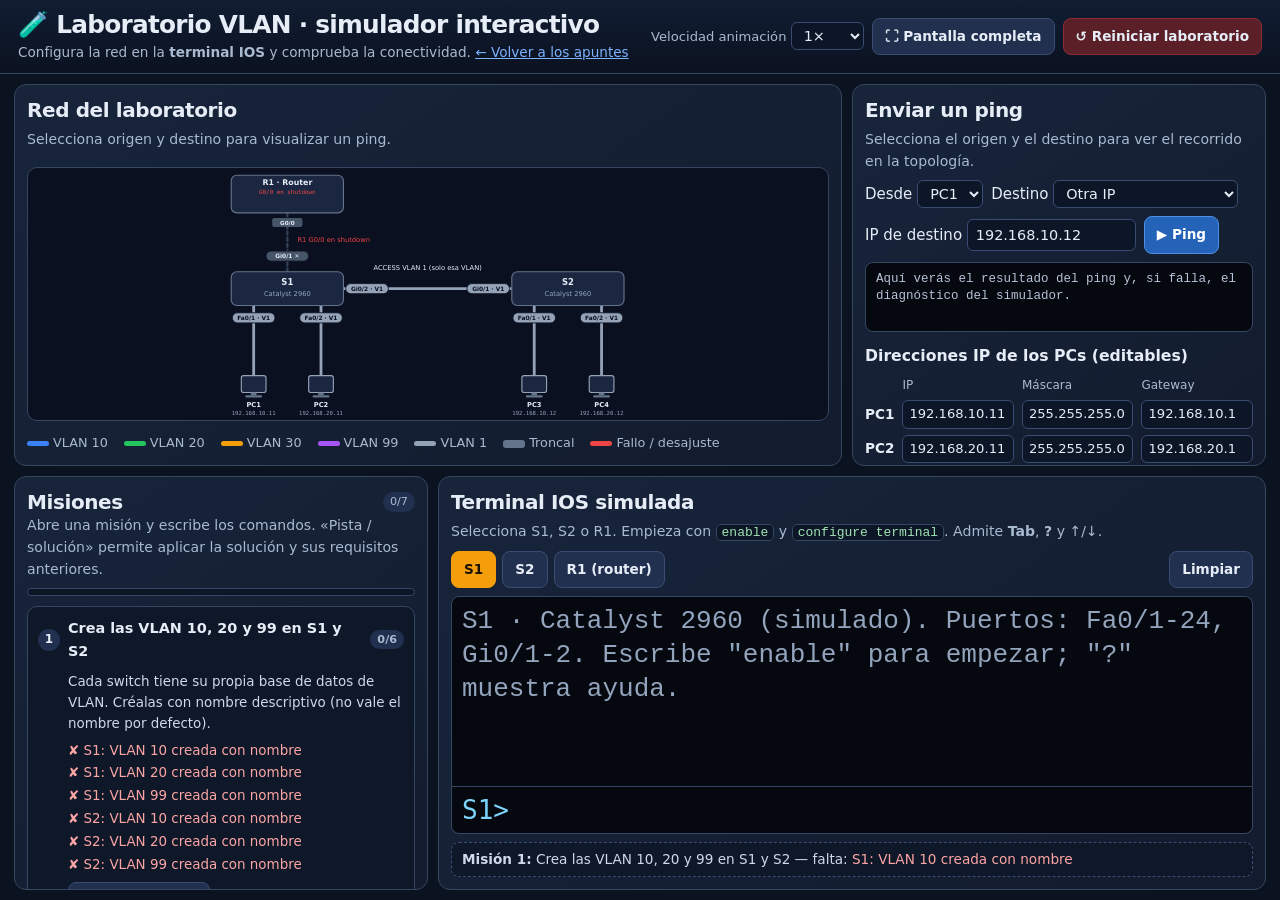
<file: laboratorio.html>
<!DOCTYPE html>
<html lang="es">
<head>
<meta charset="utf-8">
<meta name="viewport" content="width=device-width, initial-scale=1">
<title>Laboratorio VLAN · Simulador interactivo</title>
<style>
:root{--bg:#0b1220;--card:#131c2e;--card2:#1b2740;--ink:#e6edf7;--mute:#a9bad0;--line:#344661;--v10:#3b82f6;--v20:#22c55e;--v30:#f59e0b;--v99:#a855f7;--bad:#ef4444;--ok:#22c55e;--warn:#fbbf24}
*{box-sizing:border-box}
body{margin:0;background:var(--bg);color:var(--ink);font:15px/1.55 "Segoe UI",system-ui,sans-serif}
a{color:#7cb2ff}
code,.mono{font-family:Consolas,"Courier New",monospace}
code{background:#0d1626;border:1px solid var(--line);border-radius:5px;padding:0 5px;font-size:13px;color:#9fe3b4}
header.hero{padding:10px 18px;background:linear-gradient(180deg,#101d32,#0b1220);border-bottom:1px solid var(--line);display:flex;flex-wrap:wrap;gap:8px 20px;align-items:center;justify-content:space-between}
header.hero h1{margin:0;font-size:clamp(1.15rem,2vw,1.55rem);letter-spacing:-.03em;line-height:1.2}
header.hero p{margin:2px 0 0;color:var(--mute);font-size:.85rem}
.back-link{white-space:nowrap;display:inline-block}
.hbtns{display:flex;gap:8px;align-items:center;flex-wrap:wrap}
#fullscreen-status{color:#ffd69b;font-size:.8rem}
#fullscreen-status:empty{display:none}
html:fullscreen{background:var(--bg)}
html:fullscreen main{max-width:none}
button,select,input[type=text],input[type=number]{font:inherit;color:var(--ink)}
button{background:#22304f;border:1px solid #3a4c74;border-radius:8px;padding:7px 12px;cursor:pointer;font-weight:600;font-size:.85rem}
button:hover:not(:disabled){background:#2d4068}
button.primary{background:#2563b8;border-color:#4c91e6;color:#fff}
button.danger{background:#5b1f27;border-color:#8b2c38}
:focus-visible{outline:3px solid #7dd3fc;outline-offset:3px}
select,input[type=text],input[type=number]{background:#0d1626;border:1px solid #3a4c74;border-radius:6px;padding:4px 8px;font-size:.9rem}
select:disabled,input:disabled{opacity:.45}
main{max-width:1800px;margin:0 auto;padding:10px 14px 28px}
.workspace{display:grid;gap:10px;grid-template-columns:minmax(0,1fr);align-items:stretch;margin-bottom:10px}
.card{background:linear-gradient(145deg,#17243a,var(--card));border:1px solid var(--line);border-radius:12px;padding:12px;min-width:0}
.card h2{margin:0 0 6px;font-size:1.25rem;line-height:1.3;letter-spacing:-.02em}
.card h3{margin:12px 0 6px;font-size:.98rem}
.lead{color:var(--mute);margin:0 0 8px;font-size:.88rem}
.svgwrap{background:#0a1020;border-radius:10px;border:1px solid var(--line);display:flex;justify-content:center;min-height:0}
svg.svg{width:100%;height:auto;display:block}
svg text{font-family:"Segoe UI",system-ui,sans-serif;fill:#e6edf7;font-size:12px}
svg .dev{fill:#1b2740;stroke:#64748b;stroke-width:2}
svg .b rect{stroke:#0a1020;stroke-width:1.5}
svg .b text{fill:#0a1020;font-weight:800;font-size:10.5px;pointer-events:none}
svg .halo{paint-order:stroke;stroke:#0a1020;stroke-width:4px;stroke-linejoin:round}
.mut{fill:#93a4bd!important}
.sr-only{position:absolute;width:1px;height:1px;overflow:hidden;clip-path:inset(50%);white-space:nowrap}
.row{display:flex;flex-wrap:wrap;gap:8px;align-items:center}
.pcs{display:grid;grid-template-columns:auto repeat(3,minmax(110px,1fr));gap:6px 8px;align-items:center;font-size:.85rem;margin:8px 0;overflow-x:auto;padding-bottom:4px}
.pcs input{width:100%;font-size:.82rem;padding:3px 6px}
.pcs .h{color:var(--mute);font-size:.75rem}
pre{margin:0}
.out{background:#05080f;border:1px solid var(--line);border-radius:8px;padding:8px 10px;font:12.5px/1.4 Consolas,"Courier New",monospace;white-space:pre-wrap;min-height:70px;max-height:230px;overflow:auto;color:#b6c2d6}
.out .diag{color:#fbbf24}.out .okk{color:#4ade80}.out .badd{color:#f87171}
.legend{display:flex;flex-wrap:wrap;gap:8px 16px;font-size:.8rem;color:var(--mute);margin:12px 0 0}
.legend i{display:inline-block;width:22px;height:5px;border-radius:3px;vertical-align:middle;margin-right:4px}
/* misiones */
#mhead{display:flex;justify-content:space-between;align-items:center;gap:8px}
.bar{height:8px;background:#0d1626;border-radius:6px;overflow:hidden;margin:6px 0 10px;border:1px solid var(--line)}
.bar i{display:block;height:100%;background:linear-gradient(90deg,var(--v10),var(--ok));width:0;transition:width .5s}
.ms{border:1px solid var(--line);border-radius:10px;margin-bottom:7px;background:#0f1828}
.ms.done{border-color:#1f6b3a}
.ms .mh{display:flex;gap:8px;align-items:center;width:100%;padding:10px;text-align:left;background:transparent;border:0;border-radius:10px;cursor:pointer;font-weight:600;font-size:.9rem}
.ms .mh .n{width:22px;height:22px;border-radius:50%;background:#22304f;display:grid;place-items:center;font-size:.75rem;flex:none}
.ms.done .mh .n{background:var(--ok);color:#04210f}
.ms .mb{padding:0 10px 9px 40px;font-size:.84rem;color:#cfd9ea}
.ms .mb ul{list-style:none;margin:5px 0;padding:0}
.ms .mb li{padding:1px 0}
.ms .mb li.ok{color:#86efac}.ms .mb li.ko{color:#fca5a5}
.ms pre.sol{background:#05080f;border:1px solid var(--line);border-radius:8px;padding:7px 9px;font:12px/1.4 Consolas,monospace;color:#cfe8d8;margin:6px 0;overflow:auto}
.tag{font-size:.7rem;padding:1px 7px;border-radius:999px;background:#22304f;color:var(--mute);margin-left:auto}
.ms.done .tag{background:#14532d;color:#bbf7d0}
#toast{position:fixed;right:16px;bottom:16px;background:#14532d;color:#dcfce7;border:1px solid #22c55e;border-radius:10px;padding:10px 16px;font-weight:600;opacity:0;transform:translateY(12px);transition:.4s;pointer-events:none;z-index:50;max-width:340px}
#toast.on{opacity:1;transform:none}
/* terminal */
.tabs{display:flex;gap:6px;flex-wrap:wrap;margin-bottom:8px}
.tabs button.act{background:var(--v30);border-color:var(--v30);color:#1a1200}
#term{background:#05080f;border:1px solid var(--line);border-radius:8px 8px 0 0;padding:8px 10px;height:300px;overflow:auto;font:clamp(15px,2.4vw,26px)/1.3 Consolas,"Courier New",monospace;color:#d7e0ee;white-space:pre-wrap;word-break:break-word}
#term .echo{color:#f1f5f9}#term .pr{color:#7dd3fc}#term .err{color:#f87171}#term .log{color:#fbbf24}#term .lab{color:#4ade80}#term .info{color:#93a4bd}
.inl{display:flex;gap:6px;background:#05080f;border:1px solid var(--line);border-top:0;border-radius:0 0 8px 8px;padding:6px 10px;align-items:center;font:clamp(15px,2.4vw,26px) Consolas,monospace}
.inl #prompt{color:#7dd3fc;white-space:nowrap}
.inl input{flex:1;min-width:0;background:transparent;border:0;color:#f1f5f9;font:inherit;padding:2px}
#curm{margin-top:8px;font-size:.85rem;background:#0f1828;border:1px dashed #3a4c74;border-radius:8px;padding:6px 10px;color:#cfd9ea}
@media(min-width:1000px){
 .workspace.network-row{grid-template-columns:minmax(0,2fr) minmax(300px,1fr)}
 .workspace.work-row{grid-template-columns:minmax(300px,1fr) minmax(0,2fr)}
}
@media(min-width:1000px) and (min-height:650px){
 body{height:100vh;height:100dvh;display:flex;flex-direction:column}
 main{width:100%;flex:1;min-height:0;display:grid;grid-template-rows:minmax(0,48fr) minmax(0,52fr);gap:10px;padding-bottom:10px}
 .workspace{min-height:0;margin:0}
 .workspace>.card{min-height:0;overflow:auto}
 .topology{display:flex;flex-direction:column}
 .topology .svgwrap{flex:1;overflow:hidden}
 .topology svg.svg{width:auto;max-width:100%;height:100%}
 .terminal-card{display:flex;flex-direction:column}
 #term{height:auto;flex:1;min-height:70px}
}
@media(max-width:600px){header.hero{padding:10px 12px}.card{padding:12px}main{padding:10px 10px 28px}.row label{max-width:100%}.tabs button{flex:0 1 auto}}
@media(prefers-reduced-motion:reduce){*,*::before,*::after{transition-duration:.01ms!important}}
</style>
</head>
<body>
<header class="hero">
  <div>
    <h1>🧪 Laboratorio VLAN · simulador interactivo</h1>
    <p>Configura la red en la <b>terminal IOS</b> y comprueba la conectividad. <a class="back-link" href="index.html">← Volver a los apuntes</a></p>
  </div>
  <div class="hbtns">
    <label style="font-size:.82rem;color:var(--mute)">Velocidad animación
      <select id="spd"><option value="0.5">0.5×</option><option value="1" selected>1×</option><option value="2">2×</option></select></label>
    <button id="fullscreen-toggle" type="button" aria-pressed="false">⛶ Pantalla completa</button>
    <button id="reset" class="danger">↺ Reiniciar laboratorio</button>
    <span id="fullscreen-status" role="status"></span>
  </div>
</header>
<main>
  <div class="workspace network-row">
    <section class="card topology">
      <h2>Red del laboratorio</h2>
      <p class="lead" id="ping-route" aria-live="polite">Selecciona origen y destino para visualizar un ping.</p>
      <p class="lead" id="ping-phase" aria-live="polite"></p>
      <div class="svgwrap" id="topo"></div>
      <div class="legend">
        <span><i style="background:#3b82f6"></i>VLAN 10</span><span><i style="background:#22c55e"></i>VLAN 20</span><span><i style="background:#f59e0b"></i>VLAN 30</span><span><i style="background:#a855f7"></i>VLAN 99</span><span><i style="background:#94a3b8"></i>VLAN 1</span><span><i style="background:#64748b;height:8px"></i>Troncal</span><span><i style="background:#ef4444"></i>Fallo / desajuste</span>
      </div>
    </section>
    <section class="card ping-card">
      <h2>Enviar un ping</h2>
      <p class="lead">Selecciona el origen y el destino para ver el recorrido en la topología.</p>
      <div class="row">
        <label>Desde <select id="psrc"></select></label>
        <label>Destino <select id="pdest"></select></label>
        <label>IP de destino <input type="text" id="pdst" size="16" value="192.168.10.12" aria-label="IP de destino"></label>
        <button id="pgo" class="primary">▶ Ping</button>
      </div>
      <div class="out" id="pout" style="margin-top:8px">Aquí verás el resultado del ping y, si falla, el diagnóstico del simulador.</div>
      <h3>Direcciones IP de los PCs (editables)</h3>
      <div class="pcs" id="pcs"></div>
      <p class="lead">Prueba PC1 → PC3 (misma VLAN) o PC1 → PC4 (entre VLAN).</p>
    </section>
  </div>
  <div class="workspace work-row">
    <section class="card missions">
      <div id="mhead"><h2 style="margin:0">Misiones</h2><span id="mcount" class="tag">0/0</span></div>
      <p class="lead">Abre una misión y escribe los comandos. «Pista / solución» permite aplicar la solución y sus requisitos anteriores.</p>
      <div id="solution-status" role="status" aria-live="polite" tabindex="-1"></div>
      <div class="bar"><i id="mbar"></i></div>
      <div id="mlist"></div>
    </section>
    <section class="card terminal-card">
      <h2>Terminal IOS simulada</h2>
      <p class="lead">Selecciona S1, S2 o R1. Empieza con <code>enable</code> y <code>configure terminal</code>. Admite <b>Tab</b>, <b>?</b> y ↑/↓.</p>
      <div class="tabs" id="tabs"><button data-dev="S1" class="act" aria-pressed="true">S1</button><button data-dev="S2" aria-pressed="false">S2</button><button data-dev="R1" aria-pressed="false">R1 (router)</button><button id="clr" style="margin-left:auto">Limpiar</button></div>
      <div id="term"></div>
      <div id="term-sr" class="sr-only" role="status"></div>
      <div class="inl"><span id="prompt"></span><input id="cmd" aria-label="Comando IOS" autocomplete="off" spellcheck="false" autocapitalize="off"></div>
      <div id="curm"></div>
    </section>
  </div>
</main>
<div id="toast" role="status"></div>
<script>
'use strict';
/* =====================  A · MODELO Y SIMULACIÓN  ===================== */
const $ = (s, e) => (e || document).querySelector(s);
const esc = s => String(s).replace(/&/g, '&amp;').replace(/</g, '&lt;').replace(/>/g, '&gt;');
const VC = { 1: '#94a3b8', 10: '#3b82f6', 20: '#22c55e', 30: '#f59e0b', 99: '#a855f7' };
const vcol = v => VC[v] || '#e879f9';
const PORT_ORDER = []; for (let i = 1; i <= 24; i++) PORT_ORDER.push('Fa0/' + i); PORT_ORDER.push('Gi0/1', 'Gi0/2');
const ifFull = pn => (pn.startsWith('Fa') ? 'FastEthernet' : 'GigabitEthernet') + pn.slice(2);
const LINKS = {
  'S1:Fa0/1': { t: 'pc', id: 'PC1' }, 'S1:Fa0/2': { t: 'pc', id: 'PC2' },
  'S1:Gi0/1': { t: 'rtr' }, 'S1:Gi0/2': { t: 'sw', sw: 'S2', port: 'Gi0/1' },
  'S2:Fa0/1': { t: 'pc', id: 'PC3' }, 'S2:Fa0/2': { t: 'pc', id: 'PC4' }, 'S2:Gi0/1': { t: 'sw', sw: 'S1', port: 'Gi0/2' }
};
const PTS = {
  PC1: [170, 385], PC2: [290, 385], PC3: [670, 385], PC4: [790, 385],
  'S1:Fa0/1': [170, 260], 'S1:Fa0/2': [290, 260], 'S1:Gi0/1': [230, 200], 'S1:Gi0/2': [330, 230],
  'S2:Fa0/1': [670, 260], 'S2:Fa0/2': [790, 260], 'S2:Gi0/1': [630, 230], 'R1:G0/0': [230, 95]
};
let S, PCS, DONE, CHAL;
const mkPort = () => ({ mode: 'dynamic auto', access: 1, native: 1, allowed: null, nonego: false, shut: false, desc: '' });
function mkSwitch(name) {
  const ports = {}; PORT_ORDER.forEach(p => ports[p] = mkPort());
  return { name, type: 'sw', hostname: name, vlans: { 1: 'default' }, ports };
}
function mkRouter() {
  return { name: 'R1', type: 'rtr', hostname: 'R1',
    ifs: { 'G0/0': { shut: true, ip: null, mask: null, desc: '' }, 'G0/1': { shut: true, ip: null, mask: null, desc: '' } }, subs: {} };
}
function freshState() {
  S = { S1: mkSwitch('S1'), S2: mkSwitch('S2'), R1: mkRouter() };
  PCS = {
    PC1: { ip: '192.168.10.11', mask: '255.255.255.0', gw: '192.168.10.1', port: ['S1', 'Fa0/1'] },
    PC2: { ip: '192.168.20.11', mask: '255.255.255.0', gw: '192.168.20.1', port: ['S1', 'Fa0/2'] },
    PC3: { ip: '192.168.10.12', mask: '255.255.255.0', gw: '192.168.10.1', port: ['S2', 'Fa0/1'] },
    PC4: { ip: '192.168.20.12', mask: '255.255.255.0', gw: '192.168.20.1', port: ['S2', 'Fa0/2'] }
  };
  DONE = new Set(); CHAL = false;
}

/* ---- utilidades ---- */
function ranges(arr) {
  const a = [...arr].sort((x, y) => x - y), out = []; let i = 0;
  while (i < a.length) { let j = i; while (j + 1 < a.length && a[j + 1] === a[j] + 1) j++; out.push(j > i ? a[i] + '-' + a[j] : '' + a[i]); i = j + 1; }
  return out.join(',');
}
const aHas = (set, v) => set === null || set.has(v);
const allowedTxt = set => set === null ? '1-4094' : (set.size ? ranges(set) : 'none');
function parseVlanList(s) {
  const out = new Set();
  for (const part of s.split(',')) {
    const m = /^(\d+)(?:-(\d+))?$/.exec(part.trim()); if (!m) return null;
    const a = +m[1], b = m[2] ? +m[2] : a; if (a < 1 || b > 4094 || a > b) return null;
    for (let v = a; v <= b; v++) out.add(v);
  }
  return out;
}
const fullSet = () => { const s = new Set(); for (let v = 1; v <= 4094; v++) s.add(v); return s; };
const ip2n = ip => { const m = /^(\d{1,3})\.(\d{1,3})\.(\d{1,3})\.(\d{1,3})$/.exec(ip || ''); if (!m) return null; const o = m.slice(1).map(Number); if (o.some(x => x > 255)) return null; return ((o[0] * 256 + o[1]) * 256 + o[2]) * 256 + o[3]; };
const validMask = m => { const n = ip2n(m); if (n === null) return false; const inv = (~n) >>> 0; return (inv & (inv + 1)) === 0; };
const sameNet = (a, b, m) => { const x = ip2n(a), y = ip2n(b), k = ip2n(m); return x !== null && y !== null && k !== null && ((x & k) >>> 0) === ((y & k) >>> 0); };
const vname = (sw, v) => S[sw].vlans[v] || '';
const defName = v => 'VLAN' + String(v).padStart(4, '0');

/* ---- DTP y modo efectivo de cada puerto ---- */
function dtpEnd(own, peer, peerNeg) {
  if (own === 'access') return 'access';
  if (own === 'trunk') return 'trunk';
  if (peerNeg) return 'access';
  if (peer === 'trunk' || peer === 'dynamic desirable' || (peer === 'dynamic auto' && own === 'dynamic desirable')) return 'trunk';
  return 'access';
}
function eff(sw, pn, adm) {
  const p = S[sw].ports[pn], peer = LINKS[sw + ':' + pn];
  if (!adm) {
    if (p.shut || !peer) return { kind: 'down' };
    if (peer.t === 'sw' && S[peer.sw].ports[peer.port].shut) return { kind: 'down' };
    if (peer.t === 'rtr' && S.R1.ifs['G0/0'].shut) return { kind: 'down' };
  }
  let kind;
  if (peer && peer.t === 'sw') { const q = S[peer.sw].ports[peer.port]; kind = dtpEnd(p.mode, q.mode, q.nonego); }
  else kind = p.mode === 'trunk' ? 'trunk' : 'access';
  return kind === 'trunk' ? { kind, native: p.native, allowed: p.allowed, neg: p.mode !== 'trunk' } : { kind, vlan: p.access };
}

/* ---- configuración común (CLI y GUI) ---- */
function mkVlan(sw, v, name) { const D = S[sw]; if (!D.vlans[v]) D.vlans[v] = name || defName(v); else if (name) D.vlans[v] = name; }
function setMode(sw, pn, mode) {
  const p = S[sw].ports[pn];
  if (mode.startsWith('dynamic') && p.nonego) return "Command rejected: Conflict between 'nonegotiate' and 'dynamic' mode";
  p.mode = mode; return '';
}
function setAccess(sw, pn, v) {
  let msg = '';
  if (!S[sw].vlans[v]) { mkVlan(sw, v); msg = `% Access VLAN does not exist. Creating vlan ${v}`; }
  S[sw].ports[pn].access = v; return msg;
}
function setNonego(sw, pn, on) {
  const p = S[sw].ports[pn];
  if (on && p.mode.startsWith('dynamic')) return "Command rejected: Conflict between 'nonegotiate' and 'dynamic' mode";
  p.nonego = on; return '';
}
function setAllowed(sw, pn, op, set) {
  const p = S[sw].ports[pn];
  if (op === 'all') p.allowed = null;
  else if (op === 'none') p.allowed = new Set();
  else if (op === 'set') p.allowed = new Set(set);
  else {
    const base = p.allowed === null ? fullSet() : new Set(p.allowed);
    if (op === 'add') set.forEach(v => base.add(v));
    else if (op === 'remove') set.forEach(v => base.delete(v));
    else if (op === 'except') { const f = fullSet(); set.forEach(v => f.delete(v)); p.allowed = f; return; }
    p.allowed = base;
  }
}
function ifLines(sw, pn) {
  const p = S[sw].ports[pn], L = [];
  if (p.desc) L.push('description ' + p.desc);
  if (p.access !== 1) L.push('switchport access vlan ' + p.access);
  if (p.native !== 1) L.push('switchport trunk native vlan ' + p.native);
  if (p.allowed) L.push('switchport trunk allowed vlan ' + allowedTxt(p.allowed));
  if (p.mode === 'access') L.push('switchport mode access');
  else if (p.mode === 'trunk') L.push('switchport mode trunk');
  else if (p.mode === 'dynamic desirable') L.push('switchport mode dynamic desirable');
  if (p.nonego) L.push('switchport nonegotiate');
  if (p.shut) L.push('shutdown');
  return L;
}

/* ---- router ---- */
function rifs() {
  const R = S.R1, out = [], g = R.ifs['G0/0'];
  if (g.shut) return out;
  if (g.ip) out.push({ name: 'G0/0', vid: null, ip: g.ip, mask: g.mask });
  for (const n in R.subs) {
    const s = R.subs[n];
    if (s.shut || !s.ip || s.vid == null) continue;
    out.push({ name: n, vid: s.native ? null : s.vid, ip: s.ip, mask: s.mask });
  }
  return out;
}
const ifForNet = ip => rifs().find(i => sameNet(i.ip, ip, i.mask));
const rtrRecv = r => rifs().find(i => i.vid === r.vid);

/* ---- reenvío de capa 2: inundación con VLAN y etiquetas ---- */
function flood(sw0, pn0, vid0, srcNode, srcPort) {
  const recv = [], drops = [], seen = new Set();
  const drop = (path, reason) => drops.push({ path, reason });
  function ingress(sw, pn, vid, path) {
    const e = eff(sw, pn);
    if (e.kind === 'down') { drop(path, `${sw} ${pn}: enlace caído (shutdown o sin conexión)`); return; }
    let v;
    if (e.kind === 'access') {
      if (vid !== null) { drop(path, `${sw} ${pn} es ACCESS y recibe una trama con etiqueta VLAN ${vid}: la descarta (access y troncal mal combinados)`); return; }
      v = e.vlan;
    } else if (vid === null) v = e.native;
    else {
      if (!aHas(e.allowed, vid)) { drop(path, `${sw} ${pn}: la VLAN ${vid} no está permitida en este troncal (allowed vlan)`); return; }
      v = vid;
    }
    if (!S[sw].vlans[v]) { drop(path, `La VLAN ${v} no existe en ${sw} (créala con "vlan ${v}")`); return; }
    const key = sw + pn + v; if (seen.has(key)) return; seen.add(key);
    let any = false;
    for (const q of PORT_ORDER) {
      if (q === pn) continue;
      const peer = LINKS[sw + ':' + q]; if (!peer) continue;
      const f = eff(sw, q); if (f.kind === 'down') continue;
      let out;
      if (f.kind === 'access') { if (f.vlan !== v) continue; out = null; }
      else { if (!aHas(f.allowed, v)) continue; out = v === f.native ? null : v; }
      any = true;
      if (peer.t === 'pc') {
        const hop = { a: sw, ap: q, b: peer.id, bp: null, tag: out };
        if (out === null) recv.push({ kind: 'pc', id: peer.id, path: path.concat(hop) });
        else drop(path.concat(hop), `${peer.id} descarta la trama etiquetada: ${sw} ${q} es troncal pero el PC no entiende 802.1Q`);
      } else if (peer.t === 'rtr') recv.push({ kind: 'rtr', vid: out, path: path.concat({ a: sw, ap: q, b: 'R1', bp: 'G0/0', tag: out }) });
      else ingress(peer.sw, peer.port, out, path.concat({ a: sw, ap: q, b: peer.sw, bp: peer.port, tag: out }));
    }
    if (!any) drop(path, `${sw}: no hay ningún otro puerto en la VLAN ${v}`);
  }
  ingress(sw0, pn0, vid0, [{ a: srcNode, ap: srcPort, b: sw0, bp: pn0, tag: vid0 }]);
  return { recv, drops };
}
const bestDrop = f => f.drops.reduce((m, d) => !m || d.path.length > m.path.length ? d : m, null);
const pcFlood = id => flood(PCS[id].port[0], PCS[id].port[1], null, id, null);
const rtrFlood = i => flood('S1', 'Gi0/1', i.vid, 'R1', 'G0/0');
const pcOf = ip => Object.keys(PCS).find(k => PCS[k].ip === ip);

/* ---- ping desde un PC ---- */
function sim(src, dst) {
  const pc = PCS[src], R = { ok: false, segs: [], why: '', kind: 'timeout', ttl: 128, fail: null, from: null };
  const failWith = (f, why, dirReply) => { R.fail = f && bestDrop(f); R.why = (R.fail && !why) ? R.fail.reason : why; R.failReply = !!dirReply; return R; };
  if (!ip2n(pc.ip) || !validMask(pc.mask)) { R.why = `${src} no tiene una IP/máscara válidas`; return R; }
  if (!ip2n(dst)) { R.why = 'Dirección de destino no válida'; return R; }
  if (dst === pc.ip) { R.ok = true; R.ttl = 128; return R; }
  const ifs = rifs(), rIf = ifs.find(i => i.ip === dst), tgt = pcOf(dst);
  const gwWhy = (f, sender = pc) => S.R1.ifs['G0/0'].shut ? 'La interfaz G0/0 de R1 está en shutdown (falta "no shutdown")'
    : f.recv.some(r => r.kind === 'rtr') ? `La trama llega a R1 pero ninguna subinterfaz atiende esa VLAN con la IP ${sender.gw} (revisa encapsulation dot1Q e ip address)`
    : (bestDrop(f) ? bestDrop(f).reason : 'No hay camino de capa 2 hasta el router');
  if (sameNet(pc.ip, dst, pc.mask)) {
    const f = pcFlood(src);
    const hit = tgt ? f.recv.find(r => r.kind === 'pc' && r.id === tgt) : f.recv.find(r => r.kind === 'rtr' && (rtrRecv(r) || {}).ip === dst);
    if (!hit) return failWith(f, (!tgt && !rIf) ? `En la red local no hay ningún equipo con la IP ${dst}` : '');
    R.segs.push({ path: hit.path });
    const f2 = tgt ? pcFlood(tgt) : rtrFlood(rIf);
    const h2 = f2.recv.find(r => r.kind === 'pc' && r.id === src);
    if (!h2) return failWith(f2, 'La petición llega, pero la respuesta no vuelve: ' + ((bestDrop(f2) || {}).reason || 'sin camino de vuelta'), true);
    R.segs.push({ path: h2.path, reply: true });
    R.ok = true; R.ttl = tgt ? 128 : 255; return R;
  }
  if (!pc.gw) { R.why = 'El destino está en otra red y el PC no tiene puerta de enlace'; return R; }
  if (!sameNet(pc.ip, pc.gw, pc.mask)) { R.why = `La puerta de enlace ${pc.gw} no está en la red del PC`; return R; }
  const f1 = pcFlood(src);
  const h1 = f1.recv.find(r => r.kind === 'rtr' && (rtrRecv(r) || {}).ip === pc.gw);
  if (!h1) return failWith(f1, gwWhy(f1));
  R.segs.push({ path: h1.path });
  const back = ifForNet(pc.ip);
  if (rIf) {
    if (!back) { R.why = 'R1 no tiene interfaz hacia la red del PC: la respuesta no vuelve'; return R; }
    const fb = rtrFlood(back), hb = fb.recv.find(r => r.kind === 'pc' && r.id === src);
    if (!hb) return failWith(fb, '', true);
    R.segs.push({ path: hb.path, reply: true });
    R.ok = true; R.ttl = 255; return R;
  }
  const out = ifForNet(dst);
  if (!out) { R.kind = 'unreach'; R.from = pc.gw; R.why = `R1 no tiene ninguna interfaz en la red de ${dst}: host de destino inaccesible`; return R; }
  const f2 = rtrFlood(out), h2 = f2.recv.find(r => r.kind === 'pc' && PCS[r.id].ip === dst);
  if (!h2) { R.kind = 'unreach'; R.from = pc.gw; return failWith(f2, `R1 envía por ${out.name} pero ${dst} no responde al ARP: ` + ((bestDrop(f2) || {}).reason || 'nadie con esa IP')); }
  R.segs.push({ path: h2.path });
  const t = PCS[tgt];
  if (!t.gw) { R.why = `${tgt} no tiene puerta de enlace: la respuesta no vuelve`; return R; }
  const f3 = pcFlood(tgt), h3 = f3.recv.find(r => r.kind === 'rtr' && (rtrRecv(r) || {}).ip === t.gw);
  if (!h3) return failWith(f3, `${tgt} no alcanza su gateway ${t.gw}: la respuesta no vuelve. ` + gwWhy(f3, t), true);
  R.segs.push({ path: h3.path, reply: true });
  const f4 = rtrFlood(back), h4 = f4.recv.find(r => r.kind === 'pc' && r.id === src);
  if (!h4) return failWith(f4, 'La respuesta llega a R1 pero no puede volver a ' + src, true);
  R.segs.push({ path: h4.path, reply: true });
  R.ok = true; R.ttl = 127; return R;
}
/* ---- ping desde el router ---- */
function simRtr(dst) {
  const R = { ok: false, segs: [], why: '' }, out = ifForNet(dst);
  if (!ip2n(dst)) { R.why = 'Dirección no válida'; return R; }
  if (rifs().some(i => i.ip === dst)) { R.ok = true; return R; }
  if (!out) { R.why = 'No hay ruta: R1 no tiene ninguna interfaz en esa red'; return R; }
  const f = rtrFlood(out), tgt = pcOf(dst), h = tgt && f.recv.find(r => r.kind === 'pc' && r.id === tgt);
  if (!h) { const d = bestDrop(f); R.fail = d; R.why = d ? d.reason : `Nadie con la IP ${dst} en ${out.name}`; return R; }
  R.segs.push({ path: h.path });
  const f2 = pcFlood(tgt);
  const h2 = f2.recv.find(r => r.kind === 'rtr' && (rtrRecv(r) || {}).name === out.name);
  if (!h2) { R.fail = bestDrop(f2); R.failReply = true; R.why = 'La petición llega pero la respuesta no vuelve'; return R; }
  R.segs.push({ path: h2.path, reply: true });
  R.ok = true; return R;
}

/* =====================  B · TERMINAL IOS SIMULADA  ===================== */
const T = { cur: 'S1', ses: {} };
function newSes(name) { return { name, mode: 'user', ctx: null, hist: [], hi: 0, out: [] }; }
function P(ses, t, c) { ses.out.push({ t, c: c || '' }); if (ses.out.length > 700) ses.out.shift(); }
function promptOf(ses) {
  const h = S[ses.name].hostname;
  const m = { user: '>', priv: '#', cfg: '(config)#', cfgvlan: '(config-vlan)#', cfgsub: '(config-subif)#' }[ses.mode];
  if (m) return h + m;
  return h + (ses.ctx && ses.ctx.ports && ses.ctx.ports.length > 1 ? '(config-if-range)#' : '(config-if)#');
}
const CMDS = [];
function C(modes, pat, fn, dev) { CMDS.push({ modes: modes.split(' '), toks: pat.split(' '), fn, dev: dev || '*' }); }
const GC = 'cfg cfgif cfgvlan cfgsub';
const kwMatch = (kw, inp) => kw.startsWith(inp.toLowerCase());
function tryDef(d, toks) {
  const p = d.toks; let k = 0, score = 0; const args = {};
  for (let i = 0; i < p.length; i++) {
    const pt = p[i];
    if (pt.startsWith('<') && pt.endsWith('...>')) {
      if (i < toks.length) { args[pt.slice(1, -4)] = toks.slice(i).join(' '); args[pt.slice(1, -4) + '_t'] = toks.slice(i); return { d, full: true, k: toks.length, score, args }; }
      break;
    }
    if (i >= toks.length) break;
    if (pt.startsWith('<')) { args[pt.slice(1, -1)] = toks[i]; k++; }
    else if (kwMatch(pt, toks[i])) { k++; if (pt === toks[i].toLowerCase()) score++; }
    else break;
  }
  return { d, full: k === toks.length && k === p.length, prefix: k === toks.length && k < p.length, k, score, args };
}
function matchCmd(type, mode, toks) {
  const defs = CMDS.filter(d => d.modes.includes(mode) && (d.dev === '*' || d.dev === type));
  let best = null, tie = false, maxk = 0, inc = false;
  for (const d of defs) {
    const r = tryDef(d, toks);
    if (r.full) { if (!best || r.score > best.score) { best = r; tie = false; } else if (r.score === best.score && d !== best.d) tie = true; }
    else { if (r.prefix) inc = true; maxk = Math.max(maxk, r.k); }
  }
  if (best) return tie ? { err: 'amb' } : best;
  return inc ? { err: 'inc' } : { err: 'inv', k: maxk };
}
function exec(name, line, sesIn) {
  const ses = sesIn || T.ses[name], D = S[name], pr = promptOf(ses), raw = line;
  P(ses, pr + ' ' + line, 'echo');
  line = line.trim(); if (!line) return;
  const toks = line.split(/\s+/); let mode = ses.mode, off = 0;
  if (toks[0].toLowerCase() === 'do' && mode.startsWith('cfg')) {
    toks.shift(); mode = 'priv'; off = 1;
    if (!toks.length) { P(ses, '% Incomplete command.', 'err'); return; }
  }
  const r = matchCmd(D.type, mode, toks);
  if (r.err === 'amb') { P(ses, `% Ambiguous command:  "${line}"`, 'err'); return; }
  if (r.err === 'inc') { P(ses, '% Incomplete command.', 'err'); return; }
  if (r.err === 'inv') {
    let pos = 0, i = 0, m; const re = /\S+/g;
    while ((m = re.exec(raw))) { if (i === r.k + off) { pos = m.index; break; } i++; }
    P(ses, ' '.repeat(pr.length + 1 + pos) + '^', 'err');
    P(ses, "% Invalid input detected at '^' marker.", 'err'); return;
  }
  r.d.fn({ ses, name, D, a: r.args, P: (t, c) => P(ses, t, c), mode });
}
function runScript(name, lines) { const ses = newSes(name); ses.mode = 'priv'; lines.forEach(l => exec(name, l, ses)); return ses; }

/* ---- nombres de interfaz ---- */
function normPort(s) {
  const m = /^(fa|fas|fast|fastethernet|f|gi|gig|gigabit|gigabitethernet|g)(\d+)\/(\d+)$/i.exec(s.replace(/\s+/g, '')); if (!m) return null;
  const pn = (m[1][0].toLowerCase() === 'f' ? 'Fa' : 'Gi') + m[2] + '/' + m[3];
  return PORT_ORDER.includes(pn) ? pn : null;
}
function parseRange(str) {
  const out = [];
  for (const part of str.replace(/\s+/g, '').split(',')) {
    const m = /^([a-z]+)(\d+)\/(\d+)(?:-(?:[a-z]+)?(?:(\d+)\/)?(\d+))?$/i.exec(part); if (!m) return null;
    const t = m[1][0].toLowerCase() === 'f' ? 'Fa' : 'Gi', a = +m[3], b = m[5] ? +m[5] : a;
    if (m[2] !== '0' || (m[4] && m[4] !== '0') || b < a) return null;
    for (let i = a; i <= b; i++) { const pn = `${t}0/${i}`; if (!PORT_ORDER.includes(pn)) return null; out.push(pn); }
  }
  return out;
}
function normRIf(s) {
  const m = /^(g|gi|gig|gigabit|gigabitethernet)(\d+)\/(\d+)(?:\.(\d+))?$/i.exec(s.replace(/\s+/g, '')); if (!m || m[2] !== '0' || +m[3] > 1) return null;
  const base = 'G0/' + m[3]; if (m[4]) { if (m[3] !== '0' || +m[4] < 1 || +m[4] > 9999) return null; return { base, sub: base + '.' + m[4] }; }
  return { base };
}
const rFull = n => 'GigabitEthernet' + n.slice(1);
const pad = (s, n) => (s + ' '.repeat(n)).slice(0, Math.max(n, String(s).length));
const vlanNum = (x, id) => { if (!/^\d+$/.test(id) || +id < 1 || +id > 4094) { x.P("% Invalid input detected at '^' marker.", 'err'); return null; } return +id; };

/* ---- comandos comunes ---- */
C('user', 'enable', x => { x.ses.mode = 'priv'; });
C('priv', 'disable', x => { x.ses.mode = 'user'; });
C('priv', 'configure terminal', x => { x.P('Enter configuration commands, one per line.  End with CNTL/Z.', 'info'); x.ses.mode = 'cfg'; });
C('user priv', 'exit', x => { x.ses.mode = 'user'; });
C('cfg', 'exit', x => { x.ses.mode = 'priv'; });
C('cfgif cfgvlan cfgsub', 'exit', x => { x.ses.mode = 'cfg'; x.ses.ctx = null; });
C(GC, 'end', x => { x.ses.mode = 'priv'; x.ses.ctx = null; });
C(GC, 'hostname <n>', x => { x.D.hostname = x.a.n; });
const saveCfg = x => { x.P('Destination filename [startup-config]?', 'info'); x.P('Building configuration...', 'info'); x.P('[OK]', 'info'); };
C('priv', 'copy running-config startup-config', saveCfg);
C('priv', 'write memory', saveCfg);
C('priv', 'write', saveCfg);

/* ---- switch: VLAN e interfaces ---- */
C('cfg cfgif cfgvlan', 'vlan <id>', x => {
  const v = vlanNum(x, x.a.id); if (v === null) return;
  if (v >= 1002 && v <= 1005) { x.P(`% Default VLAN ${v} may not be changed.`, 'err'); return; }
  mkVlan(x.name, v); x.ses.mode = 'cfgvlan'; x.ses.ctx = { vid: v };
}, 'sw');
C('cfg cfgif cfgvlan', 'no vlan <id>', x => {
  const v = vlanNum(x, x.a.id); if (v === null) return;
  if (v === 1 || (v >= 1002 && v <= 1005)) { x.P(`% Default VLAN ${v} may not be deleted.`, 'err'); return; }
  if (!x.D.vlans[v]) { x.P(`% VLAN ${v} does not exist.`, 'err'); return; }
  delete x.D.vlans[v];
}, 'sw');
C('cfgvlan', 'name <n...>', x => {
  if (x.ses.ctx.vid === 1) { x.P('Default VLAN 1 may not have its name changed.', 'err'); return; }
  x.D.vlans[x.ses.ctx.vid] = x.a.n.replace(/\s+/g, '_').slice(0, 32);
}, 'sw');
C(GC, 'interface range <l...>', x => {
  const l = parseRange(x.a.l); if (!l) { x.P("% Invalid input detected at '^' marker.", 'err'); return; }
  x.ses.mode = 'cfgif'; x.ses.ctx = { ports: l };
}, 'sw');
C(GC, 'interface <i...>', x => {
  const pn = normPort(x.a.i); if (!pn) { x.P('% Invalid interface type and number', 'err'); return; }
  x.ses.mode = 'cfgif'; x.ses.ctx = { ports: [pn] };
}, 'sw');
const each = (x, fn) => x.ses.ctx.ports.forEach(pn => fn(pn));
const modeCmd = (pat, mode) => C('cfgif', 'switchport mode ' + pat, x => each(x, pn => { const m = setMode(x.name, pn, mode); if (m) x.P(m, 'err'); }), 'sw');
modeCmd('access', 'access'); modeCmd('trunk', 'trunk'); modeCmd('dynamic auto', 'dynamic auto'); modeCmd('dynamic desirable', 'dynamic desirable');
C('cfgif', 'no switchport mode', x => each(x, pn => setMode(x.name, pn, 'dynamic auto')), 'sw');
C('cfgif', 'switchport access vlan <id>', x => {
  const v = vlanNum(x, x.a.id); if (v === null) return;
  each(x, pn => { const m = setAccess(x.name, pn, v); if (m) x.P(m, 'info'); });
}, 'sw');
C('cfgif', 'no switchport access vlan', x => each(x, pn => { x.D.ports[pn].access = 1; }), 'sw');
C('cfgif', 'switchport trunk native vlan <id>', x => {
  const v = vlanNum(x, x.a.id); if (v === null) return;
  each(x, pn => {
    x.D.ports[pn].native = v;
    const peer = LINKS[x.name + ':' + pn], e = eff(x.name, pn);
    if (peer && peer.t === 'sw' && e.kind === 'trunk') {
      const q = eff(peer.sw, peer.port);
      if (q.kind === 'trunk' && q.native !== v) x.P(`%CDP-4-NATIVE_VLAN_MISMATCH: Native VLAN mismatch discovered on ${ifFull(pn)} (${v}), with ${peer.sw} ${ifFull(peer.port)} (${q.native}).`, 'log');
    }
  });
}, 'sw');
C('cfgif', 'no switchport trunk native vlan', x => each(x, pn => { x.D.ports[pn].native = 1; }), 'sw');
const allowedList = (op) => x => {
  const set = parseVlanList(x.a.l); if (!set) { x.P("% Invalid input detected at '^' marker.", 'err'); return; }
  each(x, pn => setAllowed(x.name, pn, op, set));
};
C('cfgif', 'switchport trunk allowed vlan add <l>', allowedList('add'), 'sw');
C('cfgif', 'switchport trunk allowed vlan remove <l>', allowedList('remove'), 'sw');
C('cfgif', 'switchport trunk allowed vlan except <l>', allowedList('except'), 'sw');
C('cfgif', 'switchport trunk allowed vlan all', x => each(x, pn => setAllowed(x.name, pn, 'all')), 'sw');
C('cfgif', 'switchport trunk allowed vlan none', x => each(x, pn => setAllowed(x.name, pn, 'none')), 'sw');
C('cfgif', 'switchport trunk allowed vlan <l>', allowedList('set'), 'sw');
C('cfgif', 'no switchport trunk allowed vlan', x => each(x, pn => setAllowed(x.name, pn, 'all')), 'sw');
C('cfgif', 'switchport nonegotiate', x => each(x, pn => { const m = setNonego(x.name, pn, true); if (m) x.P(m, 'err'); }), 'sw');
C('cfgif', 'no switchport nonegotiate', x => each(x, pn => setNonego(x.name, pn, false)), 'sw');
C('cfgif', 'shutdown', x => each(x, pn => { x.D.ports[pn].shut = true; x.P(`%LINK-5-CHANGED: Interface ${ifFull(pn)}, changed state to administratively down`, 'log'); }), 'sw');
C('cfgif', 'no shutdown', x => each(x, pn => {
  x.D.ports[pn].shut = false;
  if (LINKS[x.name + ':' + pn]) { x.P(`%LINK-3-UPDOWN: Interface ${ifFull(pn)}, changed state to up`, 'log'); x.P(`%LINEPROTO-5-UPDOWN: Line protocol on Interface ${ifFull(pn)}, changed state to up`, 'log'); }
}), 'sw');
C('cfgif', 'description <t...>', x => each(x, pn => { x.D.ports[pn].desc = x.a.t; }), 'sw');
C('cfgif', 'no description', x => each(x, pn => { x.D.ports[pn].desc = ''; }), 'sw');

/* ---- switch: show ---- */
const wrapPorts = list => { const lines = []; let cur = ''; list.forEach((p, i) => { const t = p + (i < list.length - 1 ? ',' : ''); if ((cur + ' ' + t).trim().length > 31 && cur) { lines.push(cur); cur = t; } else cur = (cur + ' ' + t).trim(); }); if (cur) lines.push(cur); return lines; };
C('user priv', 'show vlan brief', x => {
  x.P('VLAN Name                             Status    Ports'); x.P('---- -------------------------------- --------- -------------------------------');
  Object.keys(x.D.vlans).map(Number).sort((a, b) => a - b).forEach(v => {
    const ps = PORT_ORDER.filter(pn => { const e = eff(x.name, pn, true); return e.kind === 'access' && e.vlan === v; });
    const w = wrapPorts(ps);
    x.P(pad(v, 5) + pad(x.D.vlans[v], 33) + pad('active', 10) + (w[0] || ''));
    w.slice(1).forEach(l => x.P(' '.repeat(48) + l));
  });
  [['1002', 'fddi-default'], ['1003', 'token-ring-default'], ['1004', 'fddinet-default'], ['1005', 'trnet-default']].forEach(r => x.P(pad(r[0], 5) + pad(r[1], 33) + 'act/unsup'));
}, 'sw');
C('user priv', 'show interfaces trunk', x => {
  const tr = PORT_ORDER.filter(pn => LINKS[x.name + ':' + pn] && eff(x.name, pn).kind === 'trunk'); if (!tr.length) return;
  const mode = p => p.mode === 'trunk' ? 'on' : p.mode === 'dynamic desirable' ? 'desirable' : 'auto';
  x.P('Port        Mode             Encapsulation  Status        Native vlan');
  tr.forEach(pn => { const p = x.D.ports[pn]; x.P(pad(pn, 12) + pad(mode(p), 17) + pad(p.mode === 'trunk' ? '802.1q' : 'n-802.1q', 15) + pad('trunking', 14) + p.native); });
  const act = p => ranges([...(p.allowed === null ? fullSet() : p.allowed)].filter(v => x.D.vlans[v])) || 'none';
  x.P(''); x.P('Port        Vlans allowed on trunk'); tr.forEach(pn => x.P(pad(pn, 12) + allowedTxt(x.D.ports[pn].allowed)));
  x.P(''); x.P('Port        Vlans allowed and active in management domain'); tr.forEach(pn => x.P(pad(pn, 12) + act(x.D.ports[pn])));
  x.P(''); x.P('Port        Vlans in spanning tree forwarding state and not pruned'); tr.forEach(pn => x.P(pad(pn, 12) + act(x.D.ports[pn])));
}, 'sw');
C('user priv', 'show interfaces <i> switchport', x => {
  const pn = normPort(x.a.i); if (!pn) { x.P('% Invalid interface type and number', 'err'); return; }
  const p = x.D.ports[pn], e = eff(x.name, pn, true), up = eff(x.name, pn);
  const admin = p.mode === 'access' ? 'static access' : p.mode;
  x.P('Name: ' + pn); x.P('Switchport: Enabled'); x.P('Administrative Mode: ' + admin);
  x.P('Operational Mode: ' + (up.kind === 'down' ? 'down' : e.kind === 'trunk' ? 'trunk' : 'static access'));
  x.P('Administrative Trunking Encapsulation: dot1q'); x.P('Operational Trunking Encapsulation: ' + (e.kind === 'trunk' ? 'dot1q' : 'native'));
  x.P('Negotiation of Trunking: ' + (p.nonego ? 'Off' : 'On'));
  x.P(`Access Mode VLAN: ${p.access} (${vname(x.name, p.access) || 'inactive'})`);
  x.P(`Trunking Native Mode VLAN: ${p.native} (${vname(x.name, p.native) || 'inactive'})`);
  x.P('Administrative Native VLAN tagging: enabled'); x.P('Voice VLAN: none'); x.P('Trunking VLANs Enabled: ' + (p.allowed === null ? 'ALL' : allowedTxt(p.allowed)));
}, 'sw');
C('user priv', 'show interfaces status', x => {
  x.P('Port      Name               Status       Vlan       Duplex  Speed Type');
  PORT_ORDER.forEach(pn => {
    const p = x.D.ports[pn], u = eff(x.name, pn), e = eff(x.name, pn, true);
    const st = p.shut ? 'disabled' : u.kind === 'down' ? 'notconnect' : 'connected';
    x.P(pad(pn, 10) + pad(p.desc, 19) + pad(st, 13) + pad(e.kind === 'trunk' ? 'trunk' : e.vlan, 11) + pad(st === 'connected' ? 'a-full' : 'auto', 8) + pad(st === 'connected' ? (pn[0] === 'F' ? 'a-100' : 'a-1000') : 'auto', 6) + (pn[0] === 'F' ? '10/100BaseTX' : '10/100/1000BaseTX'));
  });
}, 'sw');
C('user priv', 'show ip interface brief', x => {
  x.P('Interface              IP-Address      OK? Method Status                Protocol'); x.P(pad('Vlan1', 23) + pad('unassigned', 16) + 'YES unset  administratively down down');
  PORT_ORDER.forEach(pn => { const u = eff(x.name, pn), sh = x.D.ports[pn].shut; x.P(pad(ifFull(pn), 23) + pad('unassigned', 16) + 'YES unset  ' + pad(sh ? 'administratively down' : u.kind === 'down' ? 'down' : 'up', 22) + (u.kind === 'down' ? 'down' : 'up')); });
}, 'sw');
C('priv', 'show running-config', x => {
  const L = ['Building configuration...', '', 'Current configuration : 1024 bytes', '!', 'hostname ' + x.D.hostname, '!'];
  Object.keys(x.D.vlans).map(Number).sort((a, b) => a - b).filter(v => v !== 1).forEach(v => { L.push('vlan ' + v); if (x.D.vlans[v] !== defName(v)) L.push(' name ' + x.D.vlans[v]); });
  L.push('!');
  PORT_ORDER.forEach(pn => { const l = ifLines(x.name, pn); if (l.length) { L.push('interface ' + ifFull(pn)); l.forEach(s => L.push(' ' + s)); L.push('!'); } });
  L.push('! (se omiten las interfaces con valores por defecto)', 'end'); L.forEach(s => x.P(s));
}, 'sw');

/* ---- router ---- */
C('cfg cfgif cfgsub', 'interface <i...>', x => {
  const r = normRIf(x.a.i); if (!r) { x.P('% Invalid interface type and number', 'err'); return; }
  if (r.sub) {
    if (!x.D.subs[r.sub]) x.D.subs[r.sub] = { vid: null, native: false, ip: null, mask: null, shut: false, desc: '' };
    x.ses.mode = 'cfgsub'; x.ses.ctx = { sub: r.sub };
  } else { x.ses.mode = 'cfgif'; x.ses.ctx = { rif: r.base }; }
}, 'rtr');
C('cfg cfgif cfgsub', 'no interface <i...>', x => {
  const r = normRIf(x.a.i); if (!r || !r.sub || !x.D.subs[r.sub]) { x.P('% Invalid interface type and number', 'err'); return; }
  delete x.D.subs[r.sub];
}, 'rtr');
C('cfgsub', 'encapsulation dot1q <id>', x => { const v = vlanNum(x, x.a.id); if (v === null) return; const s = x.D.subs[x.ses.ctx.sub]; s.vid = v; s.native = false; }, 'rtr');
C('cfgsub', 'encapsulation dot1q <id> native', x => { const v = vlanNum(x, x.a.id); if (v === null) return; const s = x.D.subs[x.ses.ctx.sub]; s.vid = v; s.native = true; }, 'rtr');
function setRIp(x, obj, ownName) {
  if (!ip2n(x.a.ip) || !validMask(x.a.mask)) { x.P("% Invalid input detected at '^' marker.", 'err'); return; }
  const all = [...Object.entries(x.D.subs), ...Object.entries(x.D.ifs)];
  for (const [n, o] of all) if (n !== ownName && o.ip && sameNet(x.a.ip, o.ip, o.mask) && sameNet(o.ip, x.a.ip, x.a.mask)) { x.P(`% ${x.a.ip} overlaps with ${rFull(n)}`, 'err'); return; }
  obj.ip = x.a.ip; obj.mask = x.a.mask;
}
C('cfgsub', 'ip address <ip> <mask>', x => {
  const s = x.D.subs[x.ses.ctx.sub];
  if (s.vid == null) { x.P('% Configuring IP routing on a LAN subinterface is only allowed if that subinterface is already configured as part of an IEEE 802.10, IEEE 802.1Q, or ISL vLAN.', 'err'); return; }
  setRIp(x, s, x.ses.ctx.sub);
}, 'rtr');
C('cfgif', 'ip address <ip> <mask>', x => setRIp(x, x.D.ifs[x.ses.ctx.rif], x.ses.ctx.rif), 'rtr');
C('cfgsub', 'no ip address', x => { const s = x.D.subs[x.ses.ctx.sub]; s.ip = s.mask = null; }, 'rtr');
C('cfgif', 'no ip address', x => { const s = x.D.ifs[x.ses.ctx.rif]; s.ip = s.mask = null; }, 'rtr');
C('cfgif', 'shutdown', x => { x.D.ifs[x.ses.ctx.rif].shut = true; x.P(`%LINK-5-CHANGED: Interface ${rFull(x.ses.ctx.rif)}, changed state to administratively down`, 'log'); }, 'rtr');
C('cfgif', 'no shutdown', x => {
  const n = x.ses.ctx.rif; x.D.ifs[n].shut = false;
  if (n === 'G0/0' && !S.S1.ports['Gi0/1'].shut) { x.P(`%LINK-3-UPDOWN: Interface ${rFull(n)}, changed state to up`, 'log'); x.P(`%LINEPROTO-5-UPDOWN: Line protocol on Interface ${rFull(n)}, changed state to up`, 'log'); }
}, 'rtr');
C('cfgsub', 'shutdown', x => { x.D.subs[x.ses.ctx.sub].shut = true; }, 'rtr');
C('cfgsub', 'no shutdown', x => { x.D.subs[x.ses.ctx.sub].shut = false; }, 'rtr');
C('cfgif', 'description <t...>', x => { x.D.ifs[x.ses.ctx.rif].desc = x.a.t; }, 'rtr');
C('cfgsub', 'description <t...>', x => { x.D.subs[x.ses.ctx.sub].desc = x.a.t; }, 'rtr');
const rStatus = () => { const g = S.R1.ifs['G0/0']; return g.shut ? ['administratively down', 'down'] : S.S1.ports['Gi0/1'].shut ? ['down', 'down'] : ['up', 'up']; };
C('user priv', 'show ip interface brief', x => {
  x.P('Interface                  IP-Address      OK? Method Status                Protocol');
  const [st, pr] = rStatus();
  x.P(pad('GigabitEthernet0/0', 27) + pad(x.D.ifs['G0/0'].ip || 'unassigned', 16) + 'YES ' + (x.D.ifs['G0/0'].ip ? 'manual' : 'unset ') + ' ' + pad(st, 22) + pr);
  Object.keys(x.D.subs).forEach(n => { const s = x.D.subs[n]; x.P(pad(rFull(n), 27) + pad(s.ip || 'unassigned', 16) + 'YES ' + (s.ip ? 'manual' : 'unset ') + ' ' + pad(s.shut ? 'administratively down' : st, 22) + (s.shut ? 'down' : pr)); });
  x.P(pad('GigabitEthernet0/1', 27) + pad('unassigned', 16) + 'YES unset  ' + pad('administratively down', 22) + 'down');
}, 'rtr');
C('user priv', 'show ip route', x => {
  x.P('Codes: L - local, C - connected, S - static, R - RIP, M - mobile, B - BGP'); x.P(''); x.P('Gateway of last resort is not set'); x.P('');
  rifs().forEach(i => { const n = ((ip2n(i.ip) & ip2n(i.mask)) >>> 0), bits = ip2n(i.mask).toString(2).replace(/0/g, '').length, o = [n >>> 24, (n >>> 16) & 255, (n >>> 8) & 255, n & 255].join('.');
    x.P(`C     ${o}/${bits} is directly connected, ${rFull(i.name)}`); x.P(`L     ${i.ip}/32 is directly connected, ${rFull(i.name)}`); });
}, 'rtr');
C('priv', 'show running-config', x => {
  const L = ['Building configuration...', '', 'hostname ' + x.D.hostname, '!'];
  const g = x.D.ifs['G0/0']; L.push('interface GigabitEthernet0/0'); if (g.desc) L.push(' description ' + g.desc);
  L.push(g.ip ? ` ip address ${g.ip} ${g.mask}` : ' no ip address', ' duplex auto', ' speed auto'); if (g.shut) L.push(' shutdown'); L.push('!');
  Object.keys(x.D.subs).forEach(n => { const s = x.D.subs[n]; L.push('interface ' + rFull(n)); if (s.desc) L.push(' description ' + s.desc); if (s.vid != null) L.push(` encapsulation dot1Q ${s.vid}${s.native ? ' native' : ''}`); L.push(s.ip ? ` ip address ${s.ip} ${s.mask}` : ' no ip address'); if (s.shut) L.push(' shutdown'); L.push('!'); });
  L.push('end'); L.forEach(s => x.P(s));
}, 'rtr');
C('user priv', 'ping <ip>', x => {
  const R = simRtr(x.a.ip);
  x.P('Type escape sequence to abort.'); x.P(`Sending 5, 100-byte ICMP Echos to ${x.a.ip}, timeout is 2 seconds:`);
  x.P(R.ok ? '!!!!!' : '.....'); x.P(R.ok ? 'Success rate is 100 percent (5/5), round-trip min/avg/max = 1/2/4 ms' : 'Success rate is 0 percent (0/5)');
  if (!R.ok && R.why) x.P('[Lab] ' + R.why, 'log');
  $('#ping-route').textContent = `Ping: R1 → ${x.a.ip}`;
  animate(R);
}, 'rtr');

/* ---- ayuda (?) y autocompletado (Tab) ---- */
function nextTokens(type, mode, done, partial) {
  const set = new Set();
  for (const d of CMDS) {
    if (!d.modes.includes(mode) || !(d.dev === '*' || d.dev === type)) continue;
    let ok = true;
    for (let i = 0; i < done.length; i++) {
      const pt = d.toks[i]; if (pt === undefined) { ok = false; break; }
      if (pt.endsWith('...>')) break;
      if (pt.startsWith('<')) continue;
      if (!kwMatch(pt, done[i])) { ok = false; break; }
    }
    if (!ok) continue;
    const nt = d.toks[done.length]; if (nt === undefined) continue;
    if (nt.startsWith('<')) { if (!partial) set.add(nt); } else if (nt.startsWith(partial.toLowerCase())) set.add(nt);
  }
  return [...set].sort();
}
function lineParts(ses, v) {
  let toks = v.trim().split(/\s+/).filter(Boolean), mode = ses.mode;
  if (toks[0] && toks[0].toLowerCase() === 'do' && mode.startsWith('cfg') && (toks.length > 1 || /\s$/.test(v))) { toks.shift(); mode = 'priv'; }
  const trailing = /\s$/.test(v) || v === '';
  return { done: trailing ? toks : toks.slice(0, -1), partial: trailing ? '' : (toks[toks.length - 1] || ''), mode, trailing };
}
function termHelp() {
  const ses = T.ses[T.cur], inp = $('#cmd'), v = inp.value.replace(/\?$/, ''), lp = lineParts(ses, v), mark = ses.out[ses.out.length - 1];
  P(ses, promptOf(ses) + ' ' + v + '?', 'echo');
  const c = nextTokens(S[ses.name].type, lp.mode, lp.done, lp.partial);
  if (!c.length) P(ses, '% Unrecognized command', 'err'); else c.forEach(t => P(ses, '  ' + t, 'info'));
  renderTerm(); announce(ses, mark);
}
function termTab() {
  const ses = T.ses[T.cur], inp = $('#cmd'), v = inp.value, lp = lineParts(ses, v);
  if (!lp.partial) return;
  const c = nextTokens(S[ses.name].type, lp.mode, lp.done, lp.partial).filter(t => !t.startsWith('<'));
  if (c.length === 1) { const parts = v.split(/\s+/); parts[parts.length - 1] = c[0]; inp.value = parts.join(' ') + ' '; }
  else if (c.length > 1) { P(ses, promptOf(ses) + ' ' + v, 'echo'); P(ses, c.join('  '), 'info'); renderTerm(); }
}
const selTab = dev => document.querySelectorAll('#tabs [data-dev]').forEach(b => { const on = b.dataset.dev === dev; b.classList.toggle('act', on); b.setAttribute('aria-pressed', on); });
// Lector de pantalla: lee solo las líneas nuevas (sin el eco ni los avisos que ya anuncia el toast).
function announce(ses, mark) {
  $('#term-sr').textContent = ses.out.slice(ses.out.indexOf(mark) + 1).filter(o => o.c !== 'echo' && o.c !== 'lab').map(o => o.t.trim()).join('\n') || 'OK';
}
function renderTerm() {
  const ses = T.ses[T.cur], el = $('#term');
  el.innerHTML = ses.out.map(o => {
    if (o.c === 'echo') { const i = o.t.indexOf(' '); return `<span class="pr">${esc(o.t.slice(0, i))}</span> <span class="echo">${esc(o.t.slice(i + 1))}</span>`; }
    return o.c ? `<span class="${o.c}">${esc(o.t)}</span>` : esc(o.t);
  }).join('\n');
  el.scrollTop = el.scrollHeight; $('#prompt').textContent = promptOf(ses);
}
function initSessions() {
  T.ses = { S1: newSes('S1'), S2: newSes('S2'), R1: newSes('R1') };
  P(T.ses.S1, 'S1 · Catalyst 2960 (simulado). Puertos: Fa0/1-24, Gi0/1-2. Escribe "enable" para empezar; "?" muestra ayuda.', 'info');
  P(T.ses.S2, 'S2 · Catalyst 2960 (simulado). Puertos: Fa0/1-24, Gi0/1-2. Escribe "enable" para empezar; "?" muestra ayuda.', 'info');
  P(T.ses.R1, 'R1 · Router (simulado). Interfaz G0/0 conectada a S1 Gi0/1. Escribe "enable" para empezar; "?" muestra ayuda.', 'info');
}
/* =====================  C · INTERFAZ  ===================== */
const NSV = 'http://www.w3.org/2000/svg';
function mk(tag, attrs, parent, text) {
  const e = document.createElementNS(NSV, tag);
  for (const k in (attrs || {})) e.setAttribute(k, attrs[k]);
  if (text !== undefined) e.textContent = text;
  if (parent) parent.appendChild(e); return e;
}
let TOPO = {}, SPEED = 1;
const BP = { 'S1:Fa0/1': [170, 282], 'S1:Fa0/2': [290, 282], 'S1:Gi0/1': [230, 172], 'S1:Gi0/2': [372, 230], 'S2:Fa0/1': [670, 282], 'S2:Fa0/2': [790, 282], 'S2:Gi0/1': [588, 230] };

/* ---- topología ---- */
function buildTopo() {
  const svg = mk('svg', { viewBox: '110 15 740 450', class: 'svg' }, $('#topo'));
  const gL = mk('g', {}, svg), gD = mk('g', {}, svg), gB = mk('g', {}, svg); TOPO.gPkt = mk('g', {}, svg);
  TOPO.links = [['S1:Fa0/1', 'PC1'], ['S1:Fa0/2', 'PC2'], ['S2:Fa0/1', 'PC3'], ['S2:Fa0/2', 'PC4'], ['S1:Gi0/1', 'R1:G0/0'], ['S1:Gi0/2', 'S2:Gi0/1']]
    .map(([a, b]) => ({ a, b, line: mk('line', { x1: PTS[a][0], y1: PTS[a][1], x2: PTS[b][0], y2: PTS[b][1], 'stroke-linecap': 'round' }, gL) }));
  TOPO.lblSS = [mk('text', { x: 480, y: 197, 'text-anchor': 'middle', class: 'halo' }, gL, ''), mk('text', { x: 480, y: 213, 'text-anchor': 'middle', class: 'mut halo' }, gL, '')];
  TOPO.lblR = mk('text', { x: 248, y: 146, class: 'halo' }, gL, '');
  const dev = (x, y, w, h, t, s) => { mk('rect', { x, y, width: w, height: h, rx: 10, class: 'dev' }, gD); mk('text', { x: x + w / 2, y: y + 24, 'text-anchor': 'middle', style: 'font-weight:700;font-size:15px' }, gD, t); if (s) mk('text', { x: x + w / 2, y: y + 44, 'text-anchor': 'middle', class: 'mut' }, gD, s); };
  dev(130, 200, 200, 60, 'S1', 'Catalyst 2960'); dev(630, 200, 200, 60, 'S2', 'Catalyst 2960');
  mk('rect', { x: 130, y: 28, width: 200, height: 67, rx: 10, class: 'dev' }, gD);
  mk('text', { x: 230, y: 45, 'text-anchor': 'middle', style: 'font-weight:700;font-size:14px' }, gD, 'R1 · Router');
  TOPO.rl = [0, 1, 2].map(i => mk('text', { x: 230, y: 61 + i * 13, 'text-anchor': 'middle', style: 'font-size:10.5px;font-family:Consolas,monospace' }, gD, ''));
  mk('rect', { x: 203, y: 104, width: 54, height: 16, rx: 4, fill: '#475569' }, gD); mk('text', { x: 230, y: 116, 'text-anchor': 'middle', style: 'font-size:10px;font-weight:800;fill:#e6edf7' }, gD, 'G0/0');
  TOPO.pc = {};
  for (const id in PCS) {
    const [x, y] = PTS[id]; const g = mk('g', {}, gD);
    const scr = mk('rect', { x: x - 22, y, width: 44, height: 30, rx: 4, class: 'dev', 'stroke-width': 3 }, g);
    mk('rect', { x: x - 5, y: y + 30, width: 10, height: 5, fill: '#64748b' }, g); mk('rect', { x: x - 15, y: y + 35, width: 30, height: 4, rx: 2, fill: '#64748b' }, g);
    mk('text', { x, y: y + 56, 'text-anchor': 'middle', style: 'font-weight:700' }, g, id);
    TOPO.pc[id] = { scr, ip: mk('text', { x, y: y + 70, 'text-anchor': 'middle', class: 'mut mono', style: 'font-size:10px;font-family:Consolas,monospace' }, g, '') };
  }
  TOPO.badges = {};
  for (const key in LINKS) {
    const [sw, pn] = key.split(':'), [x, y] = BP[key];
    const g = mk('g', { class: 'b' }, gB);
    const r = mk('rect', { x: x - 38, y: y - 9, width: 76, height: 18, rx: 9 }, g), t = mk('text', { x, y: y + 4, 'text-anchor': 'middle' }, g, '');
    TOPO.badges[key] = { g, r, t };
  }
}
function drawTopo() {
  const GRAY = '#64748b', RED = '#ef4444', ORG = '#fb923c', DOWN = '#334155';
  const ls = (l, c, w, d) => { l.setAttribute('stroke', c); l.setAttribute('stroke-width', w); l.setAttribute('stroke-dasharray', d || ''); };
  TOPO.links.forEach(L => {
    const [sw, pn] = L.a.split(':'), ea = eff(sw, pn);
    if (L.b === 'R1:G0/0') {
      const lb = TOPO.lblR; lb.style.fill = '';
      if (ea.kind === 'down') { ls(L.line, DOWN, 4, '6 5'); lb.textContent = S.R1.ifs['G0/0'].shut ? 'R1 G0/0 en shutdown' : 'enlace caído'; lb.style.fill = RED; }
      else if (ea.kind === 'trunk') { ls(L.line, GRAY, 10); lb.textContent = 'TRONCAL 802.1Q · ' + (ea.allowed ? 'permitidas ' + allowedTxt(ea.allowed) : 'todas las VLAN'); }
      else { ls(L.line, RED, 4, '7 5'); lb.textContent = `ACCESS VLAN ${ea.vlan}: el router necesita un troncal`; lb.style.fill = RED; }
    } else if (L.b.startsWith('PC')) {
      if (ea.kind === 'down') ls(L.line, DOWN, 4, '6 5'); else if (ea.kind === 'access') ls(L.line, vcol(ea.vlan), 5); else ls(L.line, RED, 8, '7 5');
    } else {
      const eb = eff('S2', 'Gi0/1'), l1 = TOPO.lblSS[0], l2 = TOPO.lblSS[1]; l1.style.fill = ''; l2.textContent = '';
      if (ea.kind === 'down' || eb.kind === 'down') { ls(L.line, DOWN, 4, '6 5'); l1.textContent = 'ENLACE CAÍDO'; l1.style.fill = RED; }
      else if (ea.kind === 'trunk' && eb.kind === 'trunk') {
        const bad = ea.native !== eb.native; ls(L.line, bad ? ORG : GRAY, 10, bad ? '12 6' : '');
        l1.textContent = bad ? `TRONCAL · nativa ${ea.native} ≠ ${eb.native}` : `TRONCAL · nativa ${ea.native}` + (ea.neg || eb.neg ? ' (DTP)' : ''); if (bad) l1.style.fill = ORG;
        l2.textContent = ea.allowed || eb.allowed ? `permitidas ${allowedTxt(ea.allowed)} | ${allowedTxt(eb.allowed)}` : 'todas las VLAN';
      } else if (ea.kind === 'access' && eb.kind === 'access') {
        const ok = ea.vlan === eb.vlan; ls(L.line, ok ? vcol(ea.vlan) : RED, 5, ok ? '' : '7 5');
        l1.textContent = ok ? `ACCESS VLAN ${ea.vlan} (solo esa VLAN)` : `ACCESS ${ea.vlan} ≠ ${eb.vlan}`; if (!ok) l1.style.fill = RED;
      } else { ls(L.line, RED, 8, '7 5'); l1.textContent = 'DESAJUSTE access ↔ troncal'; l1.style.fill = RED; }
    }
  });
  for (const key in TOPO.badges) {
    const [sw, pn] = key.split(':'), e = eff(sw, pn), B = TOPO.badges[key];
    let txt, fill;
    if (e.kind === 'down') { txt = pn + ' ✕'; fill = '#475569'; }
    else if (e.kind === 'trunk') { txt = pn + ' · TRUNK'; fill = '#94a3b8'; }
    else { txt = `${pn} · V${e.vlan}` + (S[sw].vlans[e.vlan] ? '' : '?'); fill = vcol(e.vlan); }
    B.t.textContent = txt; B.r.setAttribute('fill', fill); B.t.style.fill = e.kind === 'down' ? '#e6edf7' : '';
  }
  for (const id in PCS) {
    const [sw, pn] = PCS[id].port, e = eff(sw, pn);
    TOPO.pc[id].scr.style.stroke = e.kind === 'access' ? vcol(e.vlan) : e.kind === 'trunk' ? RED : '#475569';
    TOPO.pc[id].ip.textContent = PCS[id].ip || '';
  }
  const R = S.R1, g = R.ifs['G0/0'];
  const lines = g.shut ? ['G0/0 en shutdown'] : Object.keys(R.subs).filter(n => R.subs[n].ip).map(n => `${n.toLowerCase()} ${R.subs[n].ip}`).concat(g.ip ? ['g0/0 ' + g.ip] : []);
  TOPO.rl.forEach((t, i) => { t.textContent = lines.length ? (lines[i] || '') : (i === 0 ? 'sin subinterfaces' : ''); t.style.fill = g.shut ? RED : ''; });
}

/* ---- animación de la trama ---- */
let ANIMID = 0;
const sleep = ms => new Promise(r => setTimeout(r, ms / SPEED));
function tweenMs(ms, fn) { return new Promise(res => { const t0 = performance.now(), d = ms / SPEED; (function f(t) { const p = Math.min(1, (t - t0) / d); fn(p); p < 1 ? requestAnimationFrame(f) : res(); })(t0); }); }
function clearPkt() { ANIMID++; if (TOPO.gPkt) TOPO.gPkt.innerHTML = ''; $('#ping-phase').textContent = ''; }
async function animate(result) {
  const id = ++ANIMID, L = TOPO.gPkt; L.innerHTML = '';
  const phase = $('#ping-phase');
  const all = result.segs.slice(); if (result.fail) all.push({ path: result.fail.path, drop: true, reply: result.failReply });
  if (!all.length) { phase.textContent = result.ok ? 'Ping local: no sale ninguna trama a la red.' : 'No hay recorrido disponible para animar.'; return; }
  const g = mk('g', {}, L);
  const packet = mk('rect', { x: -11, y: -7, width: 22, height: 14, rx: 2, fill: '#e2e8f0', stroke: '#0a1020' }, g);
  mk('path', { d: 'M-11,-7 L0,2 L11,-7', fill: 'none', stroke: '#0a1020', opacity: .5 }, g);
  const chipG = mk('g', { transform: 'translate(0,-18)' }, g), cr = mk('rect', { x: -26, y: -8, width: 52, height: 15, rx: 7, fill: '#3b82f6', stroke: '#0a1020' }, chipG);
  const ct = mk('text', { x: 0, y: 3, 'text-anchor': 'middle', style: 'fill:#0a1020;font-weight:800;font-size:9.5px' }, chipG, '');
  const setChip = tag => { chipG.style.display = tag == null ? 'none' : ''; if (tag != null) { cr.setAttribute('fill', vcol(tag)); ct.textContent = 'VLAN ' + tag; } };
  const put = p => g.setAttribute('transform', `translate(${p[0]},${p[1]})`);
  // Movimiento reducido: la trama salta de equipo en equipo en lugar de desplazarse.
  const moveTo = (a, b) => { if (matchMedia('(prefers-reduced-motion: reduce)').matches) { put(b); return sleep(250); } const d = Math.hypot(b[0] - a[0], b[1] - a[1]); return tweenMs(Math.max(d * 3.2, 120), p => put([a[0] + (b[0] - a[0]) * p, a[1] + (b[1] - a[1]) * p])); };
  const key = (n, p) => p ? n + ':' + p : n;
  let cur = null;
  for (let s = 0; s < all.length; s++) {
    const seg = all[s];
    phase.textContent = seg.reply ? 'Respuesta ICMP (echo reply) · vuelta' : 'Petición ICMP (echo request) · ida';
    packet.setAttribute('fill', seg.reply ? '#4ade80' : '#e2e8f0');
    if (s > 0 && all[s - 1].reply === seg.reply && seg.path[0].a === 'R1') {
      const n = mk('text', { x: 340, y: 64, class: 'halo', style: 'font-weight:700;fill:#fbbf24' }, L, 'R1 enruta…'); await sleep(700); n.remove();
    }
    for (let i = 0; i < seg.path.length; i++) {
      if (id !== ANIMID) return;
      const h = seg.path[i], a = PTS[key(h.a, h.ap)], b = PTS[key(h.b, h.bp)];
      if (i === 0 || !cur) put(a); else await moveTo(cur, a);
      setChip(h.tag); await moveTo(a, b); cur = b;
    }
    if (id !== ANIMID) return;
  }
  g.remove();
  const bad = !result.ok;
  phase.textContent = bad ? 'Ping fallido: ' + (result.why || 'sin respuesta.') : 'Ping completado: petición y respuesta recibidas.';
  mk('text', { x: cur[0], y: cur[1] - 6, 'text-anchor': 'middle', style: `fill:${bad ? '#ef4444' : '#22c55e'};font-size:26px;font-weight:800` }, L, bad ? '✕' : '✓');
}

/* ---- ping desde los PCs ---- */
function pingOutput(src, dst, R) {
  const L = [`C:\\> ping ${dst}`, '', `Haciendo ping a ${dst} con 32 bytes de datos:`];
  for (let i = 0; i < 4; i++) L.push(R.ok ? `Respuesta desde ${dst}: bytes=32 tiempo<1m TTL=${R.ttl}` : R.kind === 'unreach' ? `Respuesta desde ${R.from}: Host de destino inaccesible.` : 'Tiempo de espera agotado para esta solicitud.');
  const rec = R.ok || R.kind === 'unreach' ? 4 : 0;
  L.push('', `Estadísticas de ping para ${dst}:`, `    Paquetes: enviados = 4, recibidos = ${R.ok ? 4 : (R.kind === 'unreach' ? 4 : 0)}, perdidos = ${R.ok ? 0 : 4} (${R.ok ? 0 : 100}% perdidos)`);
  let h = L.map(esc).join('\n').replace(/(Respuesta desde [^\n]*TTL=\d+)/g, '<span class="okk">$1</span>').replace(/(Tiempo de espera agotado[^\n]*|Host de destino inaccesible\.)/g, '<span class="badd">$1</span>');
  if (!R.ok && R.why) h += `\n\n<span class="diag">🔎 Diagnóstico del simulador: ${esc(R.why)}</span>`;
  if (R.ok) h += `\n\n<span class="okk">✔ TTL=${R.ttl}: ${R.ttl === 127 ? 'la respuesta atravesó un router (128 − 1)' : R.ttl === 255 ? 'responde el propio router' : 'misma red, sin pasar por un router'}</span>`;
  return h;
}
function doPing() {
  const src = $('#psrc').value, dst = $('#pdst').value.trim(), R = sim(src, dst);
  $('#ping-route').textContent = `Ping: ${src} (${PCS[src].ip}) → ${dst || '(sin IP de destino)'}`;
  $('#pout').innerHTML = pingOutput(src, dst, R); animate(R);
}
function clearPingResult() {
  $('#ping-route').textContent = 'Selecciona origen y destino para visualizar un ping.';
  $('#pout').textContent = 'Aquí verás el resultado del ping y, si falla, el diagnóstico del simulador.';
}

/* ---- PCs ---- */
function buildPcs() {
  const box = $('#pcs'); box.innerHTML = '<span></span><span class="h">IP</span><span class="h">Máscara</span><span class="h">Gateway</span>';
  for (const id in PCS) {
    box.insertAdjacentHTML('beforeend', `<b>${id}</b>`);
    ['ip', 'mask', 'gw'].forEach(f => {
      const i = document.createElement('input'); i.type = 'text'; i.value = PCS[id][f] || ''; i.dataset.pc = id; i.dataset.f = f;
      i.setAttribute('aria-label', `${id} ${{ ip: 'IP', mask: 'Máscara', gw: 'Gateway' }[f]}`);
      i.addEventListener('change', () => { PCS[id][f] = i.value.trim(); changed(); }); box.appendChild(i);
    });
  }
  $('#psrc').innerHTML = Object.keys(PCS).map(k => `<option>${k}</option>`).join('');
}
function drawIps() {
  const select = $('#pdest'), previous = select.value;
  const options = Object.entries(PCS).map(([id, pc]) => ({ id, ip: pc.ip }))
    .concat(rifs().map(i => ({ id: 'R1 ' + i.name, ip: i.ip }))).filter(i => i.ip);
  select.innerHTML = '<option value="">Otra IP</option>' + options.map(i => `<option value="${esc(i.id)}">${esc(i.id)} · ${esc(i.ip)}</option>`).join('');
  select.value = options.some(i => i.id === previous) ? previous : '';
  if (select.value) $('#pdst').value = options.find(i => i.id === select.value).ip;
}

/* ---- misiones ---- */
const P_ = (sw, pn) => S[sw].ports[pn];
const vlanOk = (sw, v) => !!S[sw].vlans[v] && S[sw].vlans[v] !== defName(v);
const isTr = (sw, pn) => eff(sw, pn).kind === 'trunk';
const ping2 = (a, b) => sim(a, PCS[b].ip).ok && sim(b, PCS[a].ip).ok;
const setEq = (s, arr) => !!s && s.size === arr.length && arr.every(v => s.has(v));
// La red resuelta del reto es la solución de la última misión anterior al reto.
function applySolved() { const sc = solutionScripts(MISSIONS.length - 2); for (const d in sc) runScript(d, sc[d]); }
function solutionScripts(index) {
  const sw = {};
  for (const name of ['S1', 'S2']) {
    const trunk = name === 'S1' ? 'gi0/2' : 'gi0/1';
    const lines = ['configure terminal', 'vlan 10', 'name VENTAS', 'vlan 20', 'name ADMIN', 'vlan 99', 'name NATIVA'];
    if (index >= 1) {
      for (const [port, vlan] of [['fa0/1', 10], ['fa0/2', 20]]) {
        lines.push('interface ' + port, 'switchport mode access', 'switchport access vlan ' + vlan, 'no shutdown');
      }
    }
    if (index >= 2) {
      lines.push('interface ' + trunk, 'switchport mode trunk', 'no shutdown',
        'switchport trunk native vlan ' + (index >= 3 ? 99 : 1),
        index >= 4 ? 'switchport trunk allowed vlan 10,20,99' : 'switchport trunk allowed vlan all');
    }
    if (index >= 5 && name === 'S1') {
      lines.push('interface gi0/1', 'switchport mode trunk', 'no shutdown',
        'switchport trunk native vlan 1', 'switchport trunk allowed vlan all');
    }
    lines.push('end'); sw[name] = lines;
  }
  if (index >= 5) {
    const lines = ['configure terminal'];
    const interfaces = { ...S.R1.ifs, ...S.R1.subs };
    for (const [name, iface] of Object.entries(interfaces)) {
      const target = name === 'G0/0.10' || name === 'G0/0.20';
      const overlap = iface.ip && ['192.168.10.1', '192.168.20.1'].some(ip =>
        sameNet(ip, iface.ip, iface.mask) && sameNet(iface.ip, ip, '255.255.255.0'));
      if (target || overlap) lines.push('interface ' + name, 'no ip address');
      if (!target && S.R1.subs[name] && (iface.vid === 10 || iface.vid === 20)) {
        lines.push('interface ' + name, 'shutdown');
      }
    }
    lines.push('interface g0/0', 'no shutdown',
      'interface g0/0.10', 'encapsulation dot1Q 10', 'ip address 192.168.10.1 255.255.255.0', 'no shutdown',
      'interface g0/0.20', 'encapsulation dot1Q 20', 'ip address 192.168.20.1 255.255.255.0', 'no shutdown', 'end');
    sw.R1 = lines;
  }
  return sw;
}
function applyMission(index) {
  const status = $('#solution-status');
  status.textContent = '';
  const scripts = solutionScripts(index);
  for (const [device, lines] of Object.entries(scripts)) {
    const result = runScript(device, lines);
    P(T.ses[device], `[Laboratorio] Comandos aplicados para la misión ${index + 1}:`, 'lab');
    result.out.forEach(entry => P(T.ses[device], entry.t, entry.c));
    if (result.out.some(entry => entry.c === 'err')) {
      status.textContent = `No se pudo aplicar la solución en ${device}. Revisa la terminal de ese equipo.`;
      clearPkt(); refresh(); renderTerm();
      return;
    }
  }
  if (index >= 2) {
    for (const [id, octet, host] of [['PC1', 10, 11], ['PC2', 20, 11], ['PC3', 10, 12], ['PC4', 20, 12]]) {
      Object.assign(PCS[id], { ip: `192.168.${octet}.${host}`, mask: '255.255.255.0', gw: `192.168.${octet}.1` });
      P(T.ses[T.cur], `[Laboratorio] ${id}: IP ${PCS[id].ip}, máscara ${PCS[id].mask}, gateway ${PCS[id].gw}`, 'info');
    }
    const source = $('#psrc').value;
    buildPcs(); $('#psrc').value = source;
  }
  clearPingResult(); clearPkt();
  const challengeWasActive = CHAL;
  CHAL = false;
  refresh();
  CHAL = challengeWasActive || index === MISSIONS.length - 1;
  refresh();
  const pending = MISSIONS.slice(0, index + 1).flatMap((m, i) => m.chk().filter(c => !c[1]).map(c => `Misión ${i + 1}: ${c[0]}`));
  if (pending.length) {
    status.textContent = `No se ha completado la solución: ${pending.join('; ')}. Revisa las terminales.`;
  } else {
    status.textContent = `Solución de la misión ${index + 1} y requisitos anteriores aplicados. Puedes continuar manualmente.`;
  }
  renderTerm();
}
function loadChallenge() {
  const keep = new Set(DONE);
  freshState(); DONE = keep; CHAL = true; applySolved();
  S.S2.ports['Fa0/1'].access = 20; S.S2.ports['Gi0/1'].allowed = new Set([10, 99]); S.S2.ports['Gi0/1'].native = 1;
  S.R1.subs['G0/0.20'].vid = 30; PCS.PC4.gw = '192.168.20.254';
  initSessions(); P(T.ses.S1, '[Laboratorio] Escenario averiado cargado: hay 5 fallos repartidos entre S2, R1 y un PC. ¡Encuéntralos!', 'lab');
  $('#solution-status').textContent = '';
  buildPcs(); clearPingResult(); clearPkt(); renderTerm(); changed();
}
const MISSIONS = [
  { t: 'Crea las VLAN 10, 20 y 99 en S1 y S2', d: 'Cada switch tiene su propia base de datos de VLAN. Créalas con nombre descriptivo (no vale el nombre por defecto).', hint: 'En modo configuración: vlan 10 → name VENTAS. Repite en S2.',
    sol: 'vlan 10\n name VENTAS\nvlan 20\n name ADMIN\nvlan 99\n name NATIVA\n(en S1 y en S2)',
    chk: () => ['S1', 'S2'].flatMap(sw => [10, 20, 99].map(v => [`${sw}: VLAN ${v} creada con nombre`, vlanOk(sw, v)])) },
  { t: 'Puertos de acceso', d: 'PC1 y PC3 en la VLAN 10 (azul); PC2 y PC4 en la VLAN 20 (verde). Usa modo access y comprueba los colores en la red.', hint: 'En cada switch: interface fa0/1 → switchport mode access → switchport access vlan 10. Usa fa0/2 y VLAN 20 para los otros PC.',
    sol: 'S1: interface fa0/1\n switchport mode access\n switchport access vlan 10\n interface fa0/2\n switchport mode access\n switchport access vlan 20\nS2: igual (Fa0/1 → 10, Fa0/2 → 20)',
    chk: () => [['S1', 'Fa0/1', 10], ['S1', 'Fa0/2', 20], ['S2', 'Fa0/1', 10], ['S2', 'Fa0/2', 20]].map(([sw, pn, v]) => [`${sw} ${pn}: access VLAN ${v}`, P_(sw, pn).mode === 'access' && P_(sw, pn).access === v]) },
  { t: 'Troncal entre S1 y S2', d: 'Que PC1↔PC3 (VLAN 10) y PC2↔PC4 (VLAN 20) se hagan ping a través de un único cable troncal (S1 Gi0/2 ↔ S2 Gi0/1).', hint: 'El enlace está en dynamic auto en los dos lados y no negocian. Pon un extremo en trunk (mejor los dos).',
    sol: 'S1: interface gi0/2\n switchport mode trunk\nS2: interface gi0/1\n switchport mode trunk',
    chk: () => [['S1 Gi0/2 funciona como troncal', isTr('S1', 'Gi0/2')], ['S2 Gi0/1 funciona como troncal', isTr('S2', 'Gi0/1')], ['PC1 ↔ PC3 se hacen ping (VLAN 10)', ping2('PC1', 'PC3')], ['PC2 ↔ PC4 se hacen ping (VLAN 20)', ping2('PC2', 'PC4')]] },
  { t: 'VLAN nativa 99 en ambos extremos', d: 'Cambia la VLAN nativa del troncal a 99 en S1 y en S2. Si lo haces solo en un lado verás el aviso de CDP.', hint: 'switchport trunk native vlan 99 en la interfaz del troncal, en los dos switches.',
    sol: 'S1: interface gi0/2\n switchport trunk native vlan 99\nS2: interface gi0/1\n switchport trunk native vlan 99',
    chk: () => [['S1 Gi0/2: nativa 99', P_('S1', 'Gi0/2').native === 99], ['S2 Gi0/1: nativa 99', P_('S2', 'Gi0/1').native === 99], ['El troncal sigue activo', isTr('S1', 'Gi0/2') && isTr('S2', 'Gi0/1')], ['PC1 ↔ PC3 siguen comunicando', ping2('PC1', 'PC3')]] },
  { t: 'Limita las VLAN permitidas: 10, 20 y 99', d: 'Restringe el troncal S1–S2 para que solo viajen las VLAN necesarias (en los dos extremos).', hint: 'switchport trunk allowed vlan 10,20,99',
    sol: 'S1: interface gi0/2\n switchport trunk allowed vlan 10,20,99\nS2: interface gi0/1\n switchport trunk allowed vlan 10,20,99',
    chk: () => [['S1 Gi0/2: allowed 10,20,99', setEq(P_('S1', 'Gi0/2').allowed, [10, 20, 99])], ['S2 Gi0/1: allowed 10,20,99', setEq(P_('S2', 'Gi0/1').allowed, [10, 20, 99])], ['PC1 ↔ PC3 y PC2 ↔ PC4 siguen funcionando', ping2('PC1', 'PC3') && ping2('PC2', 'PC4')]] },
  { t: 'Router-on-a-stick: comunica las VLAN', d: 'S1 Gi0/1 va al router (G0/0). Haz un troncal hacia R1 y crea las subinterfaces g0/0.10 (192.168.10.1/24) y g0/0.20 (192.168.20.1/24). Después PC1 debe hacer ping a PC4.', hint: 'En R1 la interfaz física solo necesita no shutdown. Cada subinterfaz: encapsulation dot1Q N + ip address. En S1: Gi0/1 en modo trunk.',
    sol: 'S1: interface gi0/1\n switchport mode trunk\nR1: interface g0/0\n no shutdown\n interface g0/0.10\n encapsulation dot1Q 10\n ip address 192.168.10.1 255.255.255.0\n interface g0/0.20\n encapsulation dot1Q 20\n ip address 192.168.20.1 255.255.255.0',
    chk: () => { const s = n => S.R1.subs[n]; return [['S1 Gi0/1 es troncal hacia el router', isTr('S1', 'Gi0/1')], ['R1 G0/0 activa (no shutdown)', !S.R1.ifs['G0/0'].shut],
      ['g0/0.10: dot1Q 10 + 192.168.10.1/24', !!s('G0/0.10') && s('G0/0.10').vid === 10 && s('G0/0.10').ip === '192.168.10.1'], ['g0/0.20: dot1Q 20 + 192.168.20.1/24', !!s('G0/0.20') && s('G0/0.20').vid === 20 && s('G0/0.20').ip === '192.168.20.1'],
      ['PC1 alcanza su gateway 192.168.10.1', sim('PC1', '192.168.10.1').ok], ['PC1 ↔ PC4 (entre VLAN, pasando por R1)', ping2('PC1', 'PC4')]]; } },
  { t: 'Reto final: repara la red averiada', d: 'Carga el escenario averiado: la red estaba bien configurada pero alguien ha tocado 5 cosas. Usa los show de la terminal y el ping para encontrarlas y arreglarlas.', chal: true, hint: 'show vlan brief (S2), show interfaces trunk (S1 y S2), show ip interface brief y show running-config (R1), y las IP de los PCs.',
    sol: 'S2 Fa0/1 → switchport access vlan 10\nS2 Gi0/1 → switchport trunk allowed vlan add 20\nS2 Gi0/1 → switchport trunk native vlan 99\nR1 g0/0.20 → encapsulation dot1Q 20\nPC4 → gateway 192.168.20.1',
    chk: () => CHAL ? [['PC3 (S2 Fa0/1) está en la VLAN 10', P_('S2', 'Fa0/1').access === 10], ['S2 Gi0/1 permite la VLAN 20', aHas(P_('S2', 'Gi0/1').allowed, 20)], ['La VLAN nativa coincide en ambos extremos', P_('S1', 'Gi0/2').native === P_('S2', 'Gi0/1').native],
      ['R1 g0/0.20 usa dot1Q 20', !!S.R1.subs['G0/0.20'] && S.R1.subs['G0/0.20'].vid === 20], ['PC4 tiene el gateway 192.168.20.1', PCS.PC4.gw === '192.168.20.1'], ['PC1 ↔ PC3', ping2('PC1', 'PC3')], ['PC2 ↔ PC4', ping2('PC2', 'PC4')], ['PC1 ↔ PC4 (entre VLAN)', ping2('PC1', 'PC4')]]
      : [['Pulsa «Cargar escenario averiado» para empezar el reto', false]] }
];
let OPEN = new Set([0]), SOL = new Set();
function evalMissions() {
  const newly = [];
  MISSIONS.forEach((m, i) => { m._c = m.chk(); m._ok = m._c.every(c => c[1]); if (m._ok && !DONE.has(i) && (!CHAL || m.chal)) { DONE.add(i); newly.push(i); } });
  return newly;
}
function drawMissions() {
  $('#mcount').textContent = `${DONE.size}/${MISSIONS.length}`; $('#mbar').style.width = (100 * DONE.size / MISSIONS.length) + '%';
  $('#mlist').innerHTML = MISSIONS.map((m, i) => {
    const done = DONE.has(i), open = OPEN.has(i);
    const body = open ? `<div class="mb">${esc(m.d)}<ul>${m._c.map(c => `<li class="${c[1] ? 'ok' : 'ko'}">${c[1] ? '✔' : '✘'} ${esc(c[0])}</li>`).join('')}</ul>
      ${m.chal && !CHAL ? '<button class="primary" data-act="chal">Cargar escenario averiado</button> ' : ''}${m.chal && CHAL ? '<button data-act="chal">↺ Volver a cargar el escenario</button> ' : ''}
      <button data-sol="${i}">${SOL.has(i) ? 'Ocultar' : 'Pista / solución'}</button>${SOL.has(i) ? `<div style="margin-top:5px;color:#fbbf24">💡 ${esc(m.hint)}</div><pre class="sol">${esc(m.sol)}</pre><p>Aplicar también corrige los requisitos anteriores y, desde la misión 3, restablece las direcciones de los PC.${i >= 5 ? ' Puede quitar IP en conflicto o desactivar otras subinterfaces del router.' : ''}${m.chal && !CHAL ? ' También da por iniciado el reto y aplica su reparación.' : ''} Los comandos ejecutados aparecen en la terminal de cada equipo.</p><button class="primary" data-apply="${i}">Aplicar comandos</button>` : ''}</div>` : '';
    return `<div class="ms${done ? ' done' : ''}"><button type="button" class="mh" data-m="${i}" aria-expanded="${open}"><span class="n">${done ? '✔' : i + 1}</span>${esc(m.t)}<span class="tag">${done ? 'completada' : m._c.filter(c => c[1]).length + '/' + m._c.length}</span></button>${body}</div>`;
  }).join('');
  const k = MISSIONS.findIndex((m, i) => !DONE.has(i));
  $('#curm').innerHTML = k < 0 ? '🎉 <b>¡Has completado todas las misiones!</b>' : `<b>Misión ${k + 1}:</b> ${esc(MISSIONS[k].t)} — falta: <span style="color:#fca5a5">${esc((MISSIONS[k]._c.find(c => !c[1]) || ['—'])[0])}</span>`;
}
let toastT;
function toast(msg) { const t = $('#toast'); t.textContent = msg; t.classList.add('on'); clearTimeout(toastT); toastT = setTimeout(() => t.classList.remove('on'), 3200); }

/* ---- orquestación ---- */
function refresh() {
  drawTopo(); drawIps();
  const newly = evalMissions();
  newly.forEach(i => { OPEN.delete(i); const k = MISSIONS.findIndex((m, j) => !DONE.has(j)); if (k >= 0) OPEN.add(k); toast(`🎉 ¡Misión ${i + 1} completada! ${MISSIONS[i].t}`); });
  drawMissions(); return newly;
}
function changed() { clearPkt(); return refresh(); }
function submit() {
  const inp = $('#cmd'), v = inp.value, ses = T.ses[T.cur], mark = ses.out[ses.out.length - 1]; inp.value = '';
  if (v.trim()) { ses.hist.push(v); ses.hi = ses.hist.length; }
  if (!/^\s*ping\b/i.test(v)) clearPkt();
  exec(T.cur, v);
  const newly = refresh(); newly.forEach(i => P(ses, `[Laboratorio] ✔ Misión ${i + 1} completada: ${MISSIONS[i].t}`, 'lab'));
  renderTerm(); announce(ses, mark);
}
function resetAll() {
  freshState(); initSessions(); OPEN = new Set([0]); SOL = new Set(); T.cur = 'S1';
  $('#solution-status').textContent = '';
  selTab('S1');
  buildPcs(); $('#pdest').value = ''; $('#pdst').value = '192.168.10.12'; clearPingResult();
  clearPkt(); refresh(); renderTerm();
}
function initFullscreen() {
  const button = $('#fullscreen-toggle'), status = $('#fullscreen-status');
  const update = () => {
    const active = document.fullscreenElement === document.documentElement;
    button.textContent = active ? '⛶ Salir de pantalla completa' : '⛶ Pantalla completa';
    button.setAttribute('aria-pressed', String(active));
  };
  if (!document.fullscreenEnabled || !document.documentElement.requestFullscreen) {
    button.disabled = true;
    status.textContent = 'La pantalla completa no está disponible en este navegador.';
    return;
  }
  document.addEventListener('fullscreenchange', update);
  button.addEventListener('click', async () => {
    status.textContent = '';
    try {
      if (document.fullscreenElement) await document.exitFullscreen();
      else await document.documentElement.requestFullscreen();
    } catch (error) {
      console.error('No se pudo cambiar el modo de pantalla completa:', error);
      status.textContent = 'No se pudo cambiar a pantalla completa. Comprueba los permisos del navegador.';
    }
  });
}
function init() {
  freshState(); initSessions(); buildTopo(); buildPcs(); initFullscreen();
  $('#pgo').onclick = doPing; $('#pdst').addEventListener('keydown', e => { if (e.key === 'Enter') doPing(); });
  $('#pdest').onchange = drawIps;
  $('#pdst').addEventListener('input', () => { $('#pdest').value = ''; });
  $('#spd').onchange = () => { SPEED = +$('#spd').value; };
  $('#reset').onclick = resetAll;
  $('#tabs').addEventListener('click', ev => {
    const b = ev.target.closest('[data-dev]'); if (!b) return; T.cur = b.dataset.dev;
    selTab(T.cur); renderTerm(); $('#cmd').focus();
  });
  $('#clr').onclick = () => { T.ses[T.cur].out = []; renderTerm(); };
  $('#cmd').addEventListener('keydown', ev => {
    const ses = T.ses[T.cur], inp = ev.target;
    if (ev.key === 'Enter') { ev.preventDefault(); submit(); }
    else if (ev.key === 'ArrowUp') { ev.preventDefault(); if (ses.hi > 0) inp.value = ses.hist[--ses.hi]; }
    else if (ev.key === 'ArrowDown') { ev.preventDefault(); if (ses.hi < ses.hist.length - 1) inp.value = ses.hist[++ses.hi]; else { ses.hi = ses.hist.length; inp.value = ''; } }
    else if (ev.key === 'Tab') { ev.preventDefault(); termTab(); }
    else if (ev.key === '?') { ev.preventDefault(); inp.value += '?'; termHelp(); inp.value = inp.value.replace(/\?$/, ''); }
  });
  $('#term').addEventListener('click', () => { if (!getSelection().toString()) $('#cmd').focus(); });
  $('#mlist').addEventListener('click', ev => {
    const h = ev.target.closest('[data-m]'), s = ev.target.closest('[data-sol]'), a = ev.target.closest('[data-act]'), apply = ev.target.closest('[data-apply]');
    if (apply) { applyMission(+apply.dataset.apply); $('#solution-status').focus(); return; }
    if (a) { loadChallenge(); return; }
    if (s) { const i = +s.dataset.sol; SOL.has(i) ? SOL.delete(i) : SOL.add(i); drawMissions(); $(`[data-sol="${i}"]`).focus(); return; }
    if (h) { const i = +h.dataset.m; OPEN.has(i) ? OPEN.delete(i) : OPEN.add(i); drawMissions(); $(`[data-m="${i}"]`).focus(); }
  });
  refresh(); renderTerm();
  if (location.hash === '#selftest') selfTest();
}
// Autocomprobación del simulador: abrir laboratorio.html#selftest y mirar la consola.
function selfTest() {
  const fails = [], ok = (c, m) => { if (!c) fails.push(m); };
  resetAll(); applySolved();
  ok(ping2('PC1', 'PC3') && ping2('PC2', 'PC4') && ping2('PC1', 'PC4'), 'red resuelta: fallan pings');
  loadChallenge();
  ok(!ping2('PC2', 'PC4'), 'reto: PC2↔PC4 debería fallar');
  applyMission(MISSIONS.length - 2);
  ok(DONE.size === MISSIONS.length, `tras aplicar la solución: ${DONE.size}/${MISSIONS.length} misiones`);
  resetAll();
  console[fails.length ? 'error' : 'log']('selftest:', fails.length ? fails.join(' | ') : 'OK');
  return fails;
}
document.addEventListener('DOMContentLoaded', init);
window.LAB = { get S() { return S; }, get PCS() { return PCS; }, sim, simRtr, exec, runScript, newSes, applySolved, loadChallenge, evalMissions, MISSIONS, get DONE() { return DONE; }, refresh, resetAll, eff, animate };
</script>
</body>
</html>
</file>
<file: style.css>
:root{--bg:#0b1220;--card:#131c2e;--card2:#1b2740;--ink:#e6edf7;--mute:#a9bad0;--line:#2b3a57;
--v10:#3b82f6;--v20:#22c55e;--v30:#f59e0b;--v99:#a855f7;--bad:#ef4444;--ok:#22c55e}
*{box-sizing:border-box}
html{scroll-behavior:smooth;scroll-padding-top:80px}
body{margin:0;background:var(--bg);color:var(--ink);font:16px/1.6 "Segoe UI",system-ui,sans-serif}
a{color:#7cb2ff}
code{background:#0d1626;border:1px solid var(--line);border-radius:5px;padding:1px 6px;font:13.5px Consolas,"Courier New",monospace;color:#9fe3b4}
header.hero{padding:64px 20px 38px;text-align:center;background:linear-gradient(180deg,#101d32,#0b1220)}
header.hero h1{margin:0 0 12px;font-size:clamp(2rem,4vw,3.3rem);letter-spacing:-.04em;line-height:1.12}
header.hero p{margin:0 auto;max-width:780px;color:var(--mute)}
.ai-declaration{display:flex;align-items:center;gap:16px;max-width:780px;margin:26px auto 0;padding:16px 18px;text-align:left;background:#18253bd9;border:1px solid #354864;border-radius:14px}
.ai-declaration img{width:36px;height:auto;flex:none}
header.hero .ai-declaration p{margin:0;color:var(--ink);font-size:.9rem}
nav{position:sticky;top:0;z-index:20;background:#0b1220f2;backdrop-filter:blur(10px);border-bottom:1px solid var(--line);
 display:flex;gap:4px;flex-wrap:nowrap;justify-content:safe center;overflow-x:auto;overscroll-behavior-x:contain;padding:10px}
nav a{color:var(--ink);text-decoration:none;padding:5px 11px;border-radius:999px;font-size:.88rem;border:1px solid transparent;white-space:nowrap;flex:none}
nav a:hover{background:var(--card2);border-color:var(--line)}
nav a[href="laboratorio.html"]{background:#173655;border-color:#315c7c;color:#bce9ff}
.presentation-tools{position:fixed;right:16px;bottom:16px;z-index:30;display:flex;flex-wrap:wrap;justify-content:flex-end;gap:8px;max-width:calc(100% - 32px)}
.presentation-tools button,.presentation-tools a{font:600 .85rem/1.3 "Segoe UI",system-ui,sans-serif;color:var(--ink);background:#1b3353;border:1px solid #52749b;border-radius:9px;padding:9px 12px;text-decoration:none;box-shadow:0 4px 16px #0008;cursor:pointer}
.presentation-tools button:hover,.presentation-tools a:hover{background:#29496f}
.presentation-tools button:disabled{opacity:.65;cursor:not-allowed}
#presentation-status{flex-basis:100%;text-align:right;color:#ffd69b;font-size:.8rem;text-shadow:0 1px 3px #000}
#presentation-status:empty{display:none}
html:fullscreen main{max-width:1600px;padding-inline:clamp(18px,3vw,48px)}
html:fullscreen{background:var(--bg)}
:focus-visible{outline:3px solid #7dd3fc;outline-offset:3px}
main{max-width:1100px;margin:0 auto;padding:10px 18px 60px}
section{margin:58px 0}
h2{font-size:clamp(1.35rem,2.4vw,1.8rem);line-height:1.25;letter-spacing:-.025em;margin:0 0 12px}
h3{margin:22px 0 8px;font-size:1.25rem;line-height:1.3}
.lead{color:var(--mute);margin:0 0 14px}
.cards{display:grid;grid-template-columns:repeat(auto-fit,minmax(240px,1fr));gap:12px;margin:14px 0}
.card{background:linear-gradient(145deg,#17243a,var(--card));border:1px solid var(--line);border-radius:14px;padding:18px}
.card :is(h3,h4){margin:0 0 4px;font-size:1rem}
.eq{display:flex;flex-wrap:wrap;gap:8px;align-items:center;justify-content:center;background:var(--card);border:1px solid var(--line);border-radius:12px;padding:14px;margin:14px 0;font-weight:600}
.eq span.s{color:var(--mute)}
.pill{background:var(--card2);border:1px solid var(--line);border-radius:999px;padding:3px 12px}
.b10{color:var(--v10)}.b20{color:var(--v20)}.b30{color:var(--v30)}.b99{color:var(--v99)}
table{border-collapse:collapse;width:100%;margin:10px 0;background:var(--card);border-radius:10px;overflow:hidden;font-size:.94rem}
th,td{border:1px solid var(--line);padding:7px 10px;text-align:left;vertical-align:top}
th{background:var(--card2)}
.box{--c:var(--v30);border:1px solid var(--line);background:var(--card);border:1px solid color-mix(in srgb,var(--c) 55%,transparent);background:color-mix(in srgb,var(--c) 8%,var(--card));padding:12px 16px;border-radius:10px;margin:14px 0}
.box.bad{--c:var(--bad)}.box.ok{--c:var(--ok)}.box.info{--c:var(--v10)}
.box ul{margin:6px 0 0;padding-left:20px}
.quiz-question{min-width:0;background:var(--card);border:1px solid var(--line);border-radius:12px;padding:16px;margin:12px 0}
.quiz-question legend{padding:0 6px;font-weight:700;color:var(--ink)}
.quiz-options{display:grid;grid-template-columns:repeat(auto-fit,minmax(min(100%,260px),1fr));gap:8px}
.quiz-options label{display:flex;align-items:baseline;gap:8px;padding:8px 10px;background:#0d1626;border:1px solid var(--line);border-radius:8px;cursor:pointer}
.quiz-options label:has(input:checked){border-color:#7cb2ff;background:#1b3353}
.quiz-feedback{margin:10px 0 0;font-size:.9rem;color:var(--ink)}
.quiz-feedback:empty{display:none}
.quiz-feedback.correct{color:#86efac}.quiz-feedback.incorrect{color:#fca5a5}.quiz-feedback.unanswered{color:#fde68a}
.quiz-actions{display:flex;gap:10px;align-items:center;flex-wrap:wrap;margin-top:18px}
.quiz-actions button{background:#22304f;color:var(--ink);border:1px solid #3a4c74;border-radius:8px;padding:9px 14px;font:600 .9rem "Segoe UI",system-ui,sans-serif;cursor:pointer}
.quiz-actions button[type=submit]{background:#2563b8;border-color:#4c91e6}
.quiz-actions button:hover{filter:brightness(1.15)}
#quiz-score{font-weight:700;color:#e6edf7}

/* reproductor */
.player{background:var(--card);border:1px solid #344661;border-radius:16px;overflow:hidden;margin:20px 0;box-shadow:0 14px 32px #0003}
.stage{background:#0a1020;line-height:0}
.svg{width:100%;height:auto;display:block}
.ctrl{display:flex;gap:8px;align-items:center;flex-wrap:wrap;padding:10px 12px;background:var(--card2);border-top:1px solid var(--line)}
.ctrl button{background:#22304f;color:var(--ink);border:1px solid #3a4c74;border-radius:8px;padding:7px 12px;font:inherit;font-size:.85rem;font-weight:600;cursor:pointer}
.ctrl button:hover:not(:disabled){background:#2d4068}
.ctrl button:disabled{opacity:.4;cursor:default}
.ctrl button.primary{background:#2563b8;border-color:#4c91e6;color:#fff}
.ctrl button.primary:hover:not(:disabled){background:#2f6fc6}
.ctrl button.on{background:var(--v20);border-color:var(--v20);color:#06210f}
.dots{display:flex;gap:4px;margin:0 6px}
.dot{width:28px;height:28px;padding:0!important;border-radius:50%!important}
.dot.done{background:#274a7a!important}
.dot.act{background:var(--v30)!important;color:#1a1200!important;border-color:var(--v30)!important}
.spd{margin-left:auto;font-size:.82rem;color:var(--mute)}
.spd select{background:#22304f;color:var(--ink);border:1px solid #3a4c74;border-radius:6px;padding:3px}
.caption{padding:12px 16px 16px}
.stepno{font-size:.75rem;text-transform:uppercase;letter-spacing:1px;color:var(--v30)}
.caption h3{margin:2px 0 6px;font-size:1.15rem}
.caption .txt{color:#cfd9ea}

/* texto y formas SVG */
svg text{font-family:"Segoe UI",system-ui,sans-serif;fill:#e6edf7;font-size:13px}
.t{font-weight:600}.tm{fill:#93a4bd!important;font-weight:400}.bad{fill:#ef4444!important}
.sm{font-size:12px}.xs{font-size:10.5px}.lg{font-size:17px}
.mono{font-family:Consolas,"Courier New",monospace!important}
.halo{paint-order:stroke;stroke:#0a1020;stroke-width:4px;stroke-linejoin:round}
svg .dev{fill:#1b2740;stroke:#64748b;stroke-width:2}
svg circle.halo{fill:none;stroke:#22c55e;stroke-width:4;opacity:0;transition:opacity .5s}
svg .port{fill:#475569;transition:fill .8s}
svg .pill{fill:#131c2e;stroke:#64748b;stroke-width:1.5;transition:opacity .5s}
svg .pkt{stroke:#0a1020;stroke-width:1.5}
svg .pktflap{fill:none;stroke:#0a1020;stroke-width:1.5;opacity:.5}
svg .chip{stroke:#0a1020;stroke-width:1.5}
svg .chiptxt{fill:#0a1020;font-size:10px;font-weight:800}
svg .fld{fill:#334155;stroke:#64748b;stroke-width:1}
svg .tagtxt{fill:#0a1020;font-size:11px;font-weight:800}
svg .conn{fill:#3b82f622;stroke:#3b82f6;stroke-dasharray:4 3}
svg .rowhl{fill:#fff}
svg .xmark{fill:#ef4444;font-size:30px;font-weight:800}
svg .sep{stroke:#2b3a57;stroke-width:1;stroke-dasharray:5 5}

/* terminal */
.termwrap{line-height:1.4;background:#05080f}
.termhead{display:flex;gap:6px;align-items:center;padding:8px 12px;background:#161f33}
.termhead i{width:11px;height:11px;border-radius:50%;background:#ef4444}.termhead i:nth-child(2){background:#fbbf24}.termhead i:nth-child(3){background:#22c55e}
.termhead span{margin-left:8px;color:var(--mute);font-size:.8rem}
.term{height:430px;overflow:auto;padding:12px 16px;font:13.5px Consolas,"Courier New",monospace}
.ln{white-space:pre-wrap;display:flex;flex-wrap:wrap;gap:0 8px}
.pr{color:#7dd3fc}.cmd{color:#f1f5f9}.note{color:#7a8aa6;margin-left:auto;font-style:italic}
.out{color:#b6c2d6}.out.hi{color:#fbbf24}
.sep2{color:var(--v30);margin:14px 0 6px}
.cfgs{display:grid;grid-template-columns:repeat(auto-fit,minmax(min(100%,380px),1fr));gap:14px}
.cfg{background:var(--card);border:1px solid var(--line);border-radius:12px;overflow:hidden}
.cfghead{display:flex;justify-content:space-between;align-items:center;padding:8px 12px;background:var(--card2)}
.cfg button{background:#22304f;color:var(--ink);border:1px solid #3a4c74;border-radius:8px;padding:4px 10px;cursor:pointer}
.cfg pre{margin:0;padding:12px;overflow:auto;max-height:420px;font:13px Consolas,monospace;color:#cfe8d8}
footer{text-align:center;color:var(--mute);padding:30px 30px 85px;border-top:1px solid var(--line)}
@media(max-width:700px){
 header.hero{padding:44px 18px 28px}
 nav{justify-content:flex-start;flex-wrap:nowrap;overflow-x:auto;overscroll-behavior-x:contain}
 nav a{white-space:nowrap;flex:none}
 section{margin:42px 0}
 table{display:block;overflow-x:auto}
 .spd{margin-left:0}
 /* shortcut: en móvil la animación se desliza en horizontal para que el texto SVG no baje de ~9 px; mejor aún, girar el móvil */
 .stage{overflow-x:auto}
 .stage>.svg{min-width:720px}
}
@media(prefers-reduced-motion:reduce){html{scroll-behavior:auto}*,*::before,*::after{transition-duration:.01ms!important}}
</file>
